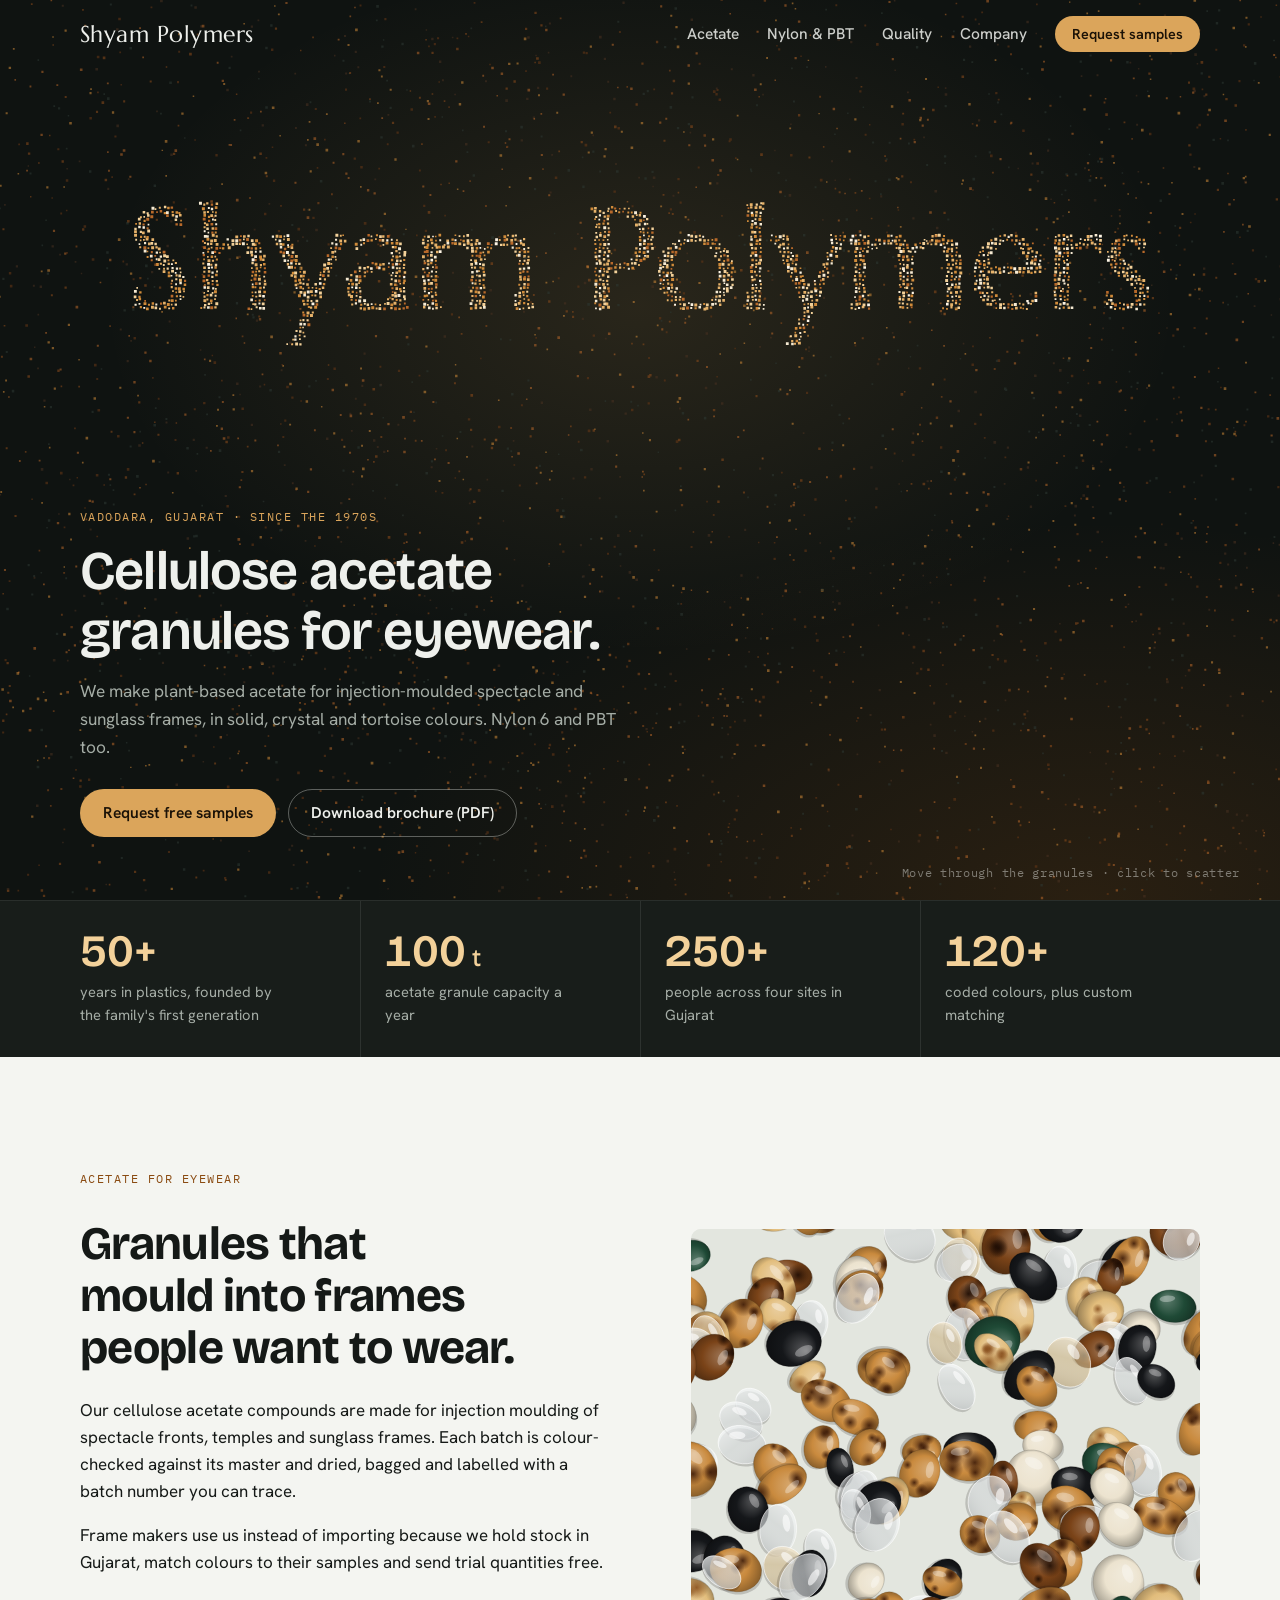
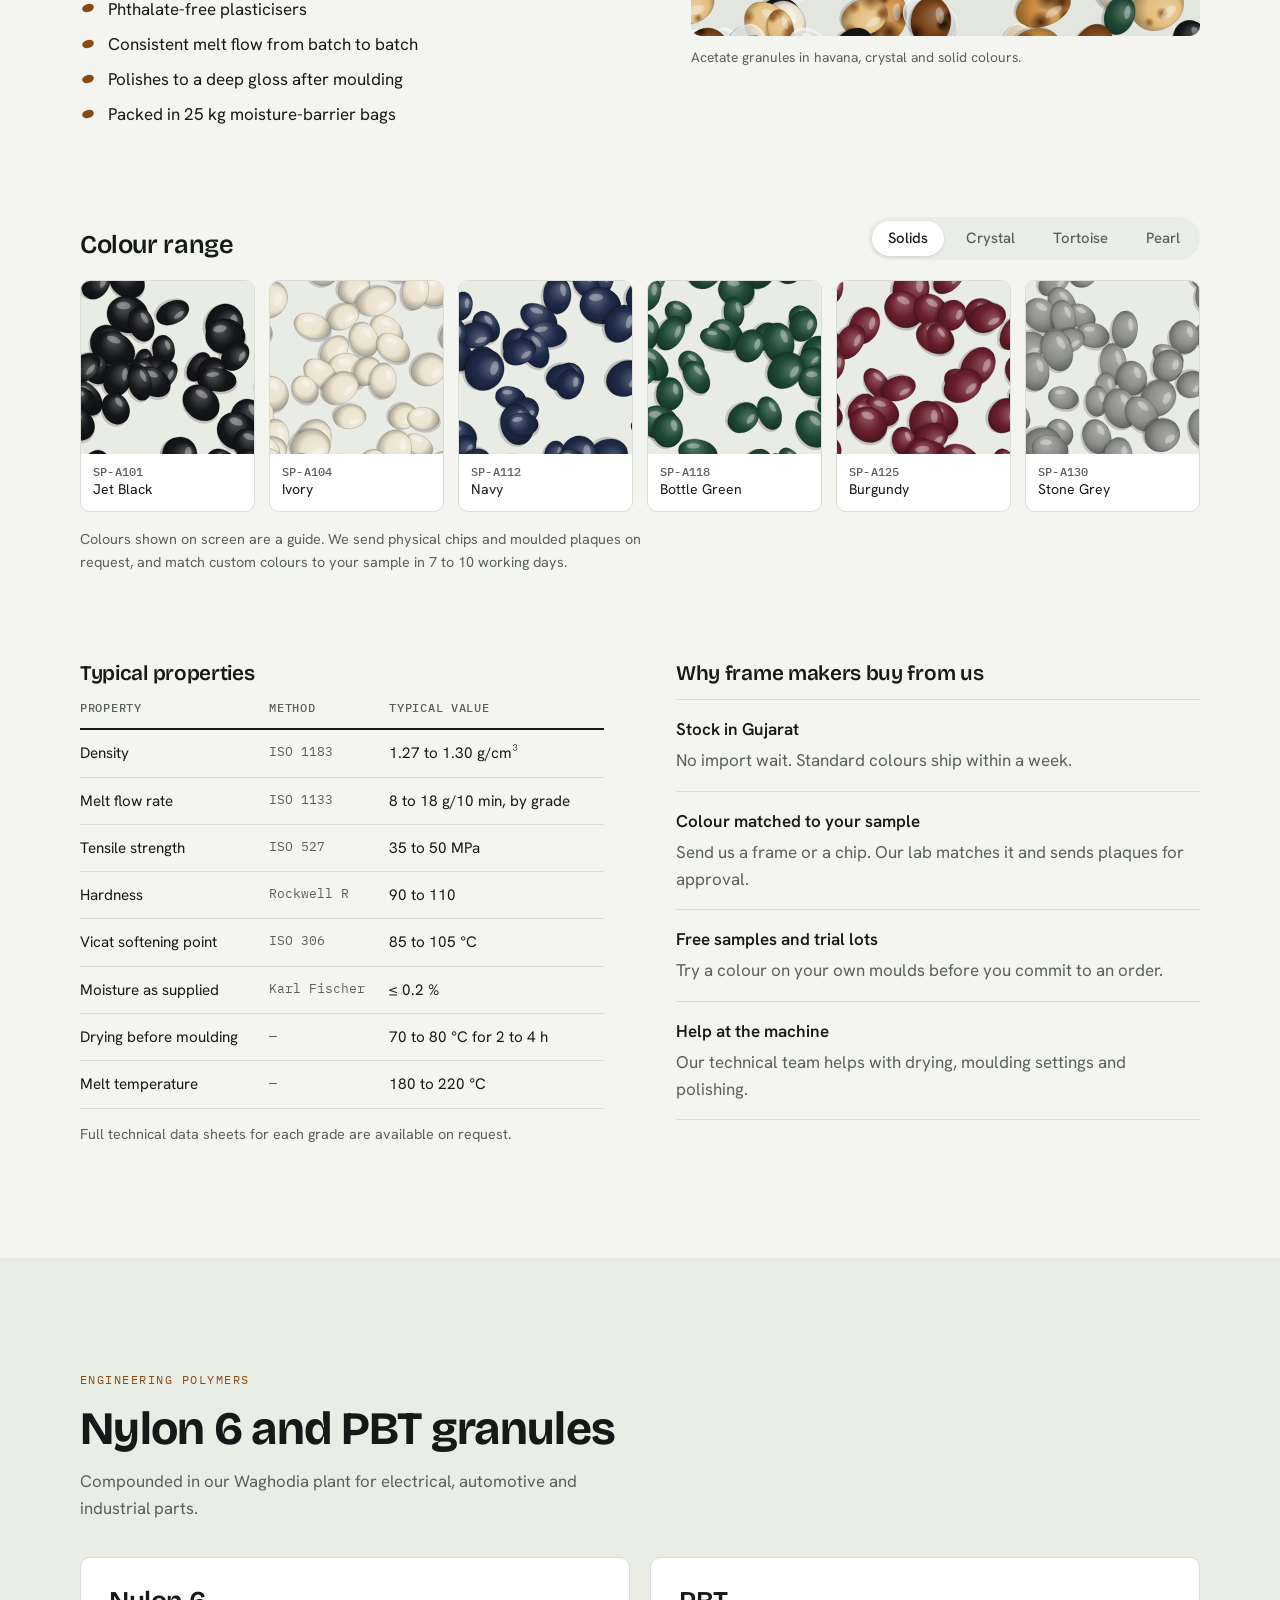
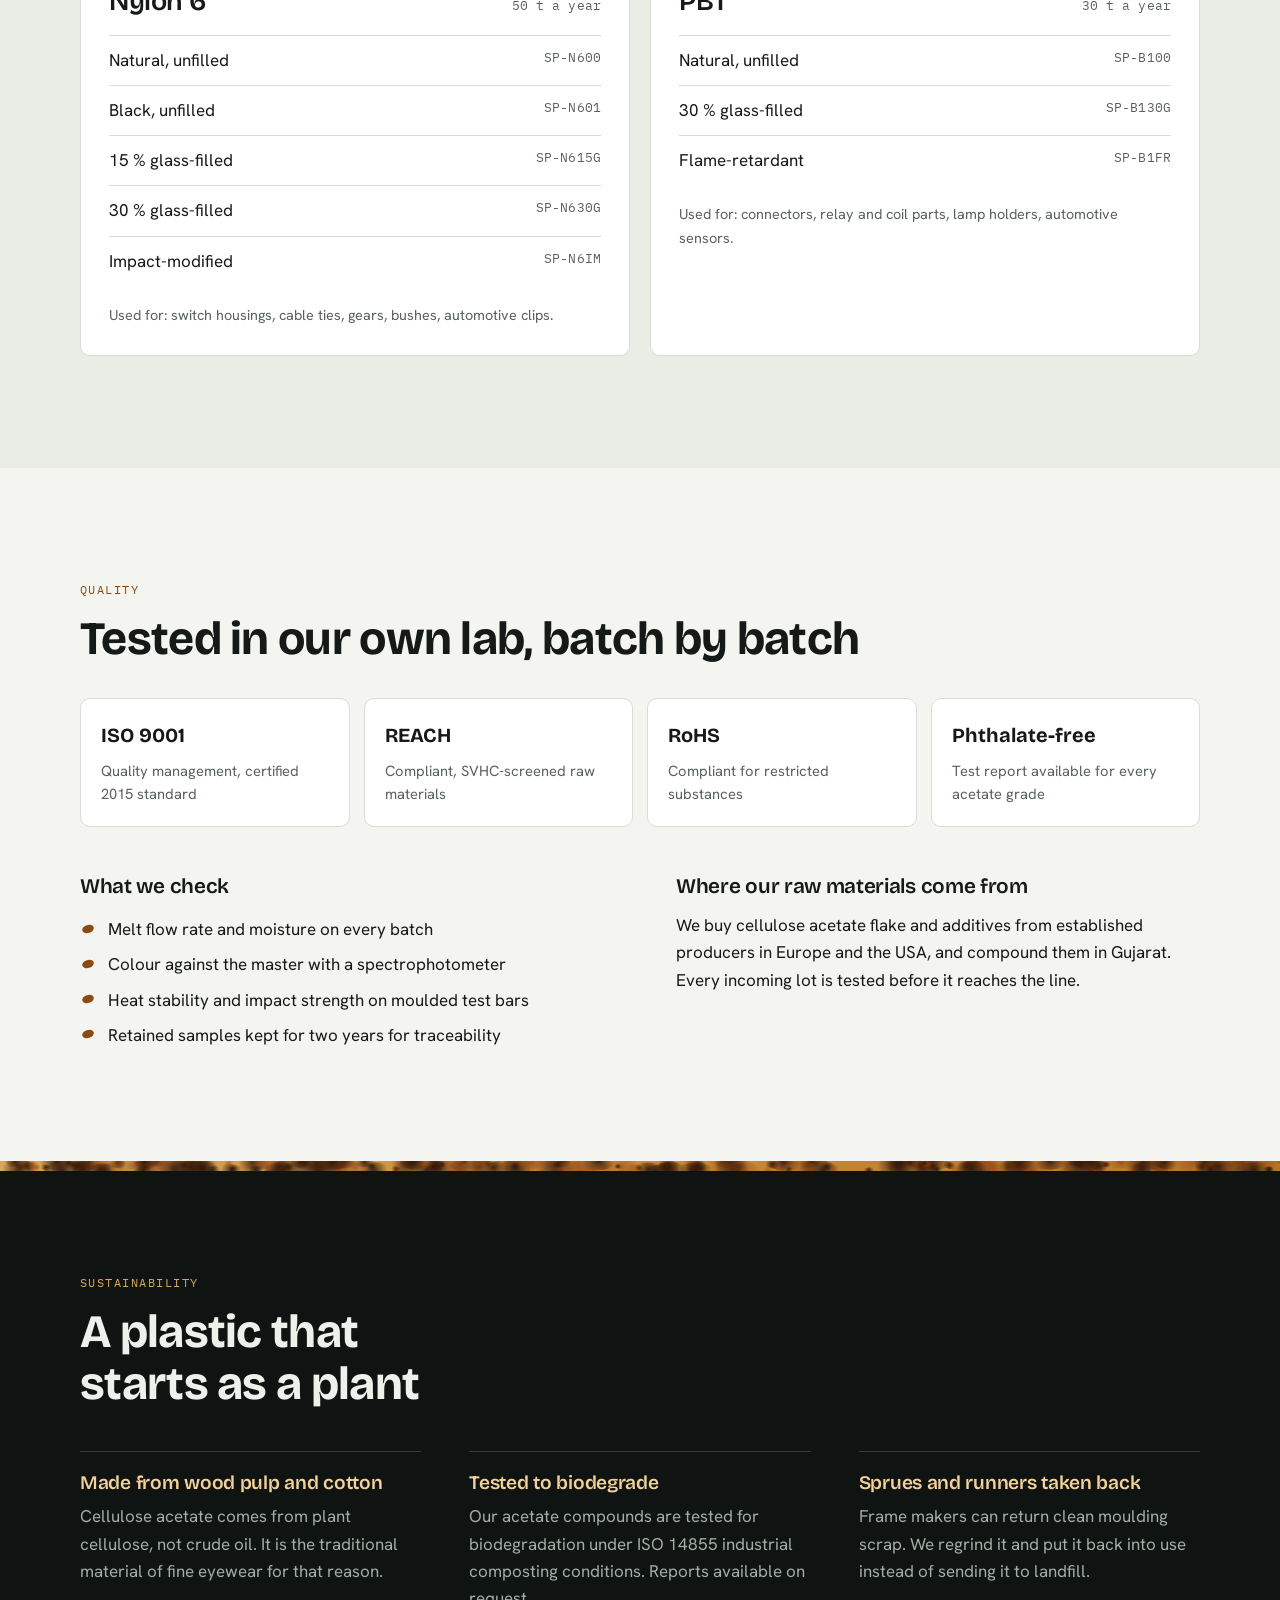
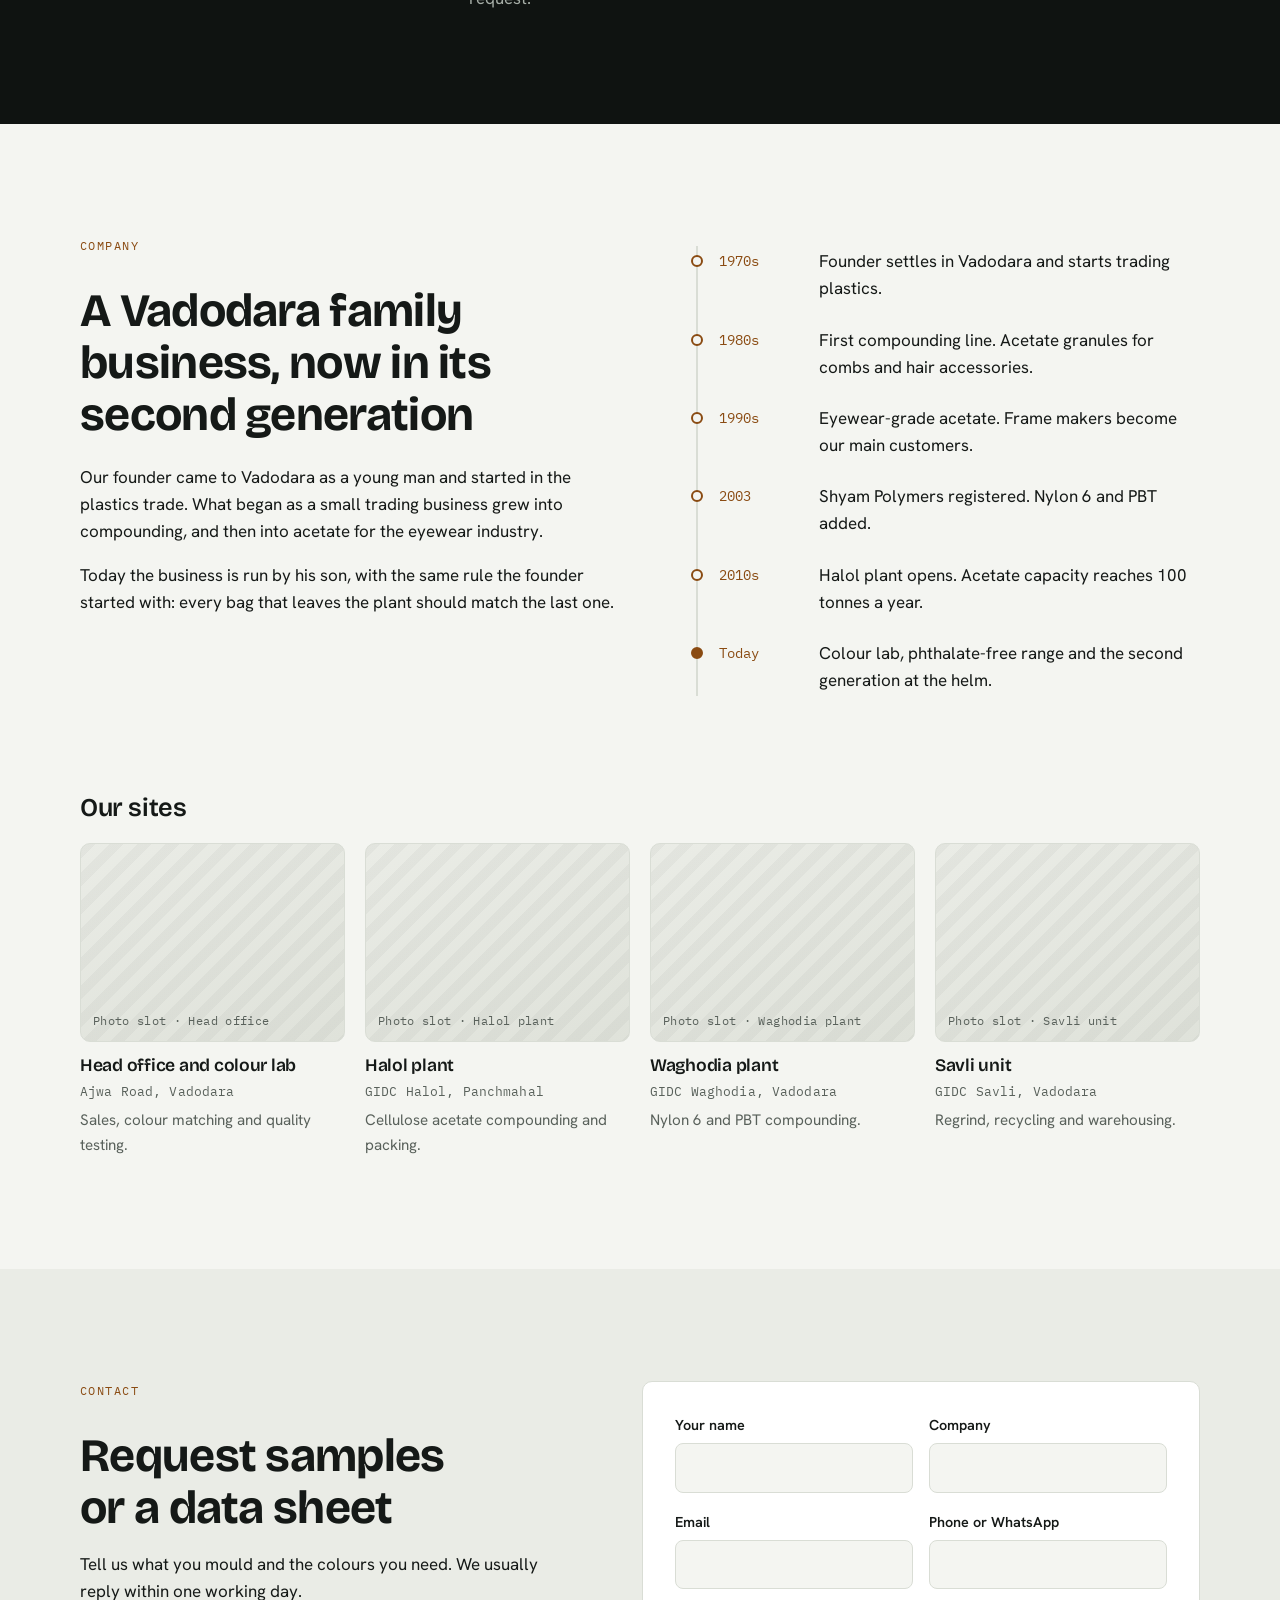
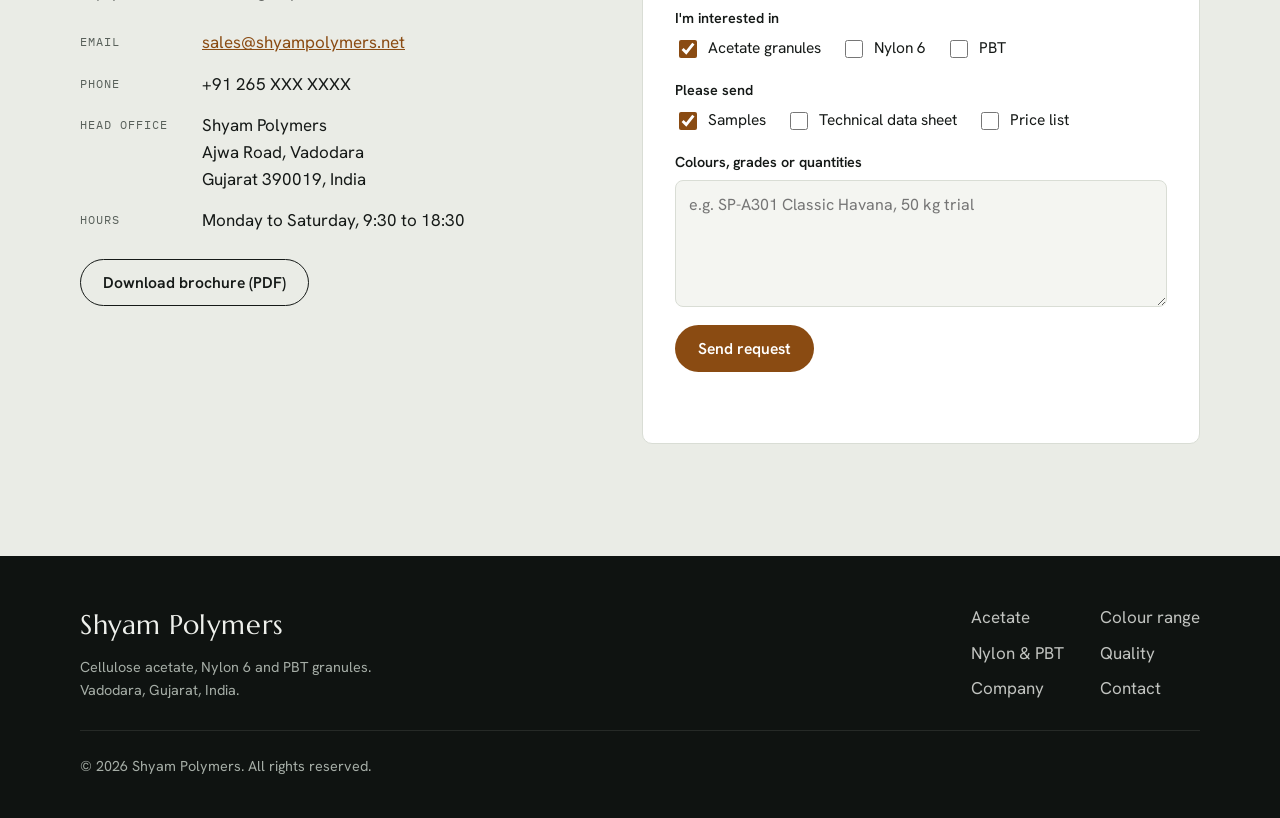
<file: index.html>
<!doctype html>
<html lang="en-IN">
<head>
  <meta charset="utf-8">
  <meta name="viewport" content="width=device-width, initial-scale=1, viewport-fit=cover">
  <title>Shyam Polymers | Cellulose Acetate Granules for Eyewear, Vadodara</title>
  <meta name="description" content="Shyam Polymers makes cellulose acetate granules for injection-moulded spectacle and sunglass frames, plus Nylon 6 and PBT granules. Family-run in Vadodara, Gujarat since the 1970s.">
  <meta name="theme-color" content="#0f1311">
  <link rel="canonical" href="https://shyampolymers.net/">
  <link rel="icon" href="favicon.svg" type="image/svg+xml">

  <meta property="og:type" content="website">
  <meta property="og:title" content="Shyam Polymers | Cellulose Acetate Granules for Eyewear">
  <meta property="og:description" content="Plant-based acetate granules for spectacle and sunglass frames. Solid, crystal and tortoise colours. Free samples.">
  <meta property="og:url" content="https://shyampolymers.net/">

  <link rel="preconnect" href="https://fonts.googleapis.com">
  <link rel="preconnect" href="https://fonts.gstatic.com" crossorigin>
  <link rel="stylesheet" href="https://fonts.googleapis.com/css2?family=Bricolage+Grotesque:opsz,wght@12..96,500;12..96,600;12..96,700&family=Hanken+Grotesk:wght@400;500;600&family=IBM+Plex+Mono:wght@400;500&family=Marcellus&display=swap">
  <link rel="stylesheet" href="css/styles.css">

  <!-- SAMPLE DATA: address, phone and email are placeholders until the company confirms them. -->
  <script type="application/ld+json">
  {
    "@context": "https://schema.org",
    "@type": "Organization",
    "name": "Shyam Polymers",
    "url": "https://shyampolymers.net/",
    "email": "sales@shyampolymers.net",
    "description": "Cellulose acetate granules for eyewear, plus Nylon 6 and PBT granules.",
    "address": {
      "@type": "PostalAddress",
      "streetAddress": "Ajwa Road",
      "addressLocality": "Vadodara",
      "addressRegion": "Gujarat",
      "postalCode": "390019",
      "addressCountry": "IN"
    }
  }
  </script>
</head>
<body>
  <a class="skip" href="#main">Skip to content</a>

  <header class="site-header" id="top">
    <div class="container header-row">
      <a class="wordmark" href="#top" aria-label="Shyam Polymers, back to top">Shyam Polymers</a>
      <button class="nav-toggle" type="button" aria-expanded="false" aria-controls="site-nav">
        <span class="sr-only">Menu</span><span class="bars" aria-hidden="true"></span>
      </button>
      <nav class="site-nav" id="site-nav" aria-label="Main">
        <a href="#acetate">Acetate</a>
        <a href="#polymers">Nylon &amp; PBT</a>
        <a href="#quality">Quality</a>
        <a href="#company">Company</a>
        <a href="#contact" class="btn btn-small">Request samples</a>
      </nav>
    </div>
  </header>

  <main id="main">
    <!-- HERO: granules gather into the wordmark, then into a spectacle frame. Engine: js/particles.js -->
    <section class="hero" aria-labelledby="hero-title">
      <canvas id="hero-canvas" role="img" aria-label="Shyam Polymers, drawn in acetate granules"></canvas>
      <div class="container hero-copy">
        <p class="eyebrow">Vadodara, Gujarat · Since the 1970s</p>
        <h1 id="hero-title">Cellulose acetate granules for eyewear.</h1>
        <p class="hero-lede">We make plant-based acetate for injection-moulded spectacle and sunglass frames, in solid, crystal and tortoise colours. Nylon 6 and PBT too.</p>
        <div class="hero-actions">
          <a class="btn" href="#contact">Request free samples</a>
          <a class="btn btn-ghost" href="downloads/shyam-polymers-brochure.pdf" download>Download brochure (PDF)</a>
        </div>
      </div>
      <p class="hero-hint" aria-hidden="true">Move through the granules · click to scatter</p>
    </section>

    <!-- SAMPLE NUMBERS: confirm before launch -->
    <section class="facts" aria-label="Shyam Polymers in numbers">
      <div class="container facts-row">
        <div class="fact"><span class="fact-num">50+</span><span class="fact-label">years in plastics, founded by the family's first generation</span></div>
        <div class="fact"><span class="fact-num">100<small> t</small></span><span class="fact-label">acetate granule capacity a year</span></div>
        <div class="fact"><span class="fact-num">250+</span><span class="fact-label">people across four sites in Gujarat</span></div>
        <div class="fact"><span class="fact-num">120+</span><span class="fact-label">coded colours, plus custom matching</span></div>
      </div>
    </section>

    <!-- ACETATE -->
    <section class="section" id="acetate" aria-labelledby="acetate-title">
      <div class="container">
        <div class="split">
          <div class="split-text">
            <p class="kicker">Acetate for eyewear</p>
            <h2 id="acetate-title">Granules that mould into frames people want to wear.</h2>
            <p>Our cellulose acetate compounds are made for injection moulding of spectacle fronts, temples and sunglass frames. Each batch is colour-checked against its master and dried, bagged and labelled with a batch number you can trace.</p>
            <p>Frame makers use us instead of importing because we hold stock in Gujarat, match colours to their samples and send trial quantities free.</p>
            <ul class="ticks">
              <li>Phthalate-free plasticisers</li>
              <li>Consistent melt flow from batch to batch</li>
              <li>Polishes to a deep gloss after moulding</li>
              <li>Packed in 25 kg moisture-barrier bags</li>
            </ul>
          </div>
          <figure class="split-media">
            <canvas class="granule-field" data-mix="all" aria-hidden="true"></canvas>
            <figcaption>Acetate granules in havana, crystal and solid colours.</figcaption>
          </figure>
        </div>

        <div class="range" id="colours">
          <div class="range-head">
            <h3>Colour range</h3>
            <div class="tabs" role="tablist" aria-label="Colour families">
              <button type="button" role="tab" id="tab-solid" aria-controls="panel-solid" aria-selected="true">Solids</button>
              <button type="button" role="tab" id="tab-crystal" aria-controls="panel-crystal" aria-selected="false" tabindex="-1">Crystal</button>
              <button type="button" role="tab" id="tab-tortoise" aria-controls="panel-tortoise" aria-selected="false" tabindex="-1">Tortoise</button>
              <button type="button" role="tab" id="tab-pearl" aria-controls="panel-pearl" aria-selected="false" tabindex="-1">Pearl</button>
            </div>
          </div>

          <!-- SAMPLE COLOUR CODES: replace with the company's real codes -->
          <div class="swatches" role="tabpanel" id="panel-solid" aria-labelledby="tab-solid">
            <figure class="swatch"><canvas data-kind="solid" data-base="#15171a"></canvas><figcaption><b>SP-A101</b> Jet Black</figcaption></figure>
            <figure class="swatch"><canvas data-kind="solid" data-base="#ece3cf"></canvas><figcaption><b>SP-A104</b> Ivory</figcaption></figure>
            <figure class="swatch"><canvas data-kind="solid" data-base="#1f2b4a"></canvas><figcaption><b>SP-A112</b> Navy</figcaption></figure>
            <figure class="swatch"><canvas data-kind="solid" data-base="#1f4a36"></canvas><figcaption><b>SP-A118</b> Bottle Green</figcaption></figure>
            <figure class="swatch"><canvas data-kind="solid" data-base="#6a1f2b"></canvas><figcaption><b>SP-A125</b> Burgundy</figcaption></figure>
            <figure class="swatch"><canvas data-kind="solid" data-base="#8d8f8a"></canvas><figcaption><b>SP-A130</b> Stone Grey</figcaption></figure>
          </div>
          <div class="swatches" role="tabpanel" id="panel-crystal" aria-labelledby="tab-crystal" hidden>
            <figure class="swatch"><canvas data-kind="crystal" data-base="#e9eef0"></canvas><figcaption><b>SP-A201</b> Clear Crystal</figcaption></figure>
            <figure class="swatch"><canvas data-kind="crystal" data-base="#6d6a66"></canvas><figcaption><b>SP-A207</b> Smoke</figcaption></figure>
            <figure class="swatch"><canvas data-kind="crystal" data-base="#e4c893"></canvas><figcaption><b>SP-A212</b> Champagne</figcaption></figure>
            <figure class="swatch"><canvas data-kind="crystal" data-base="#e7aeb0"></canvas><figcaption><b>SP-A218</b> Rose</figcaption></figure>
            <figure class="swatch"><canvas data-kind="crystal" data-base="#9aa36a"></canvas><figcaption><b>SP-A224</b> Olive Crystal</figcaption></figure>
            <figure class="swatch"><canvas data-kind="crystal" data-base="#8fb3d6"></canvas><figcaption><b>SP-A230</b> Blue Crystal</figcaption></figure>
          </div>
          <div class="swatches" role="tabpanel" id="panel-tortoise" aria-labelledby="tab-tortoise" hidden>
            <figure class="swatch"><canvas data-kind="tortoise" data-base="#c98a3e" data-spot="#3e1c09"></canvas><figcaption><b>SP-A301</b> Classic Havana</figcaption></figure>
            <figure class="swatch"><canvas data-kind="tortoise" data-base="#7a4318" data-spot="#1e0d04"></canvas><figcaption><b>SP-A305</b> Dark Havana</figcaption></figure>
            <figure class="swatch"><canvas data-kind="tortoise" data-base="#e2bd7c" data-spot="#8a5220"></canvas><figcaption><b>SP-A309</b> Blonde Tortoise</figcaption></figure>
            <figure class="swatch"><canvas data-kind="tortoise" data-base="#d8952f" data-spot="#5a2a0c"></canvas><figcaption><b>SP-A314</b> Amber Tortoise</figcaption></figure>
            <figure class="swatch"><canvas data-kind="tortoise" data-base="#6f7a4a" data-spot="#23260f"></canvas><figcaption><b>SP-A318</b> Green Havana</figcaption></figure>
            <figure class="swatch"><canvas data-kind="tortoise" data-base="#9b968c" data-spot="#2e2b27"></canvas><figcaption><b>SP-A322</b> Grey Tortoise</figcaption></figure>
          </div>
          <div class="swatches" role="tabpanel" id="panel-pearl" aria-labelledby="tab-pearl" hidden>
            <figure class="swatch"><canvas data-kind="pearl" data-base="#efe9df"></canvas><figcaption><b>SP-A401</b> Pearl White</figcaption></figure>
            <figure class="swatch"><canvas data-kind="pearl" data-base="#c9a660"></canvas><figcaption><b>SP-A405</b> Gold Pearl</figcaption></figure>
            <figure class="swatch"><canvas data-kind="pearl" data-base="#b9bcc0"></canvas><figcaption><b>SP-A409</b> Silver Pearl</figcaption></figure>
            <figure class="swatch"><canvas data-kind="pearl" data-base="#8f5a4a"></canvas><figcaption><b>SP-A413</b> Rose Gold</figcaption></figure>
            <figure class="swatch"><canvas data-kind="pearl" data-base="#3d4a5c"></canvas><figcaption><b>SP-A417</b> Gunmetal</figcaption></figure>
            <figure class="swatch"><canvas data-kind="pearl" data-base="#5a3e6b"></canvas><figcaption><b>SP-A421</b> Plum Pearl</figcaption></figure>
          </div>
          <p class="range-note">Colours shown on screen are a guide. We send physical chips and moulded plaques on request, and match custom colours to your sample in 7 to 10 working days.</p>
        </div>

        <div class="two-col">
          <div>
            <h3>Typical properties</h3>
            <!-- SAMPLE VALUES: replace with figures from the company's technical data sheet -->
            <div class="table-wrap">
              <table class="props">
                <thead><tr><th scope="col">Property</th><th scope="col">Method</th><th scope="col">Typical value</th></tr></thead>
                <tbody>
                  <tr><td>Density</td><td>ISO 1183</td><td>1.27 to 1.30 g/cm³</td></tr>
                  <tr><td>Melt flow rate</td><td>ISO 1133</td><td>8 to 18 g/10 min, by grade</td></tr>
                  <tr><td>Tensile strength</td><td>ISO 527</td><td>35 to 50 MPa</td></tr>
                  <tr><td>Hardness</td><td>Rockwell R</td><td>90 to 110</td></tr>
                  <tr><td>Vicat softening point</td><td>ISO 306</td><td>85 to 105 °C</td></tr>
                  <tr><td>Moisture as supplied</td><td>Karl Fischer</td><td>≤ 0.2 %</td></tr>
                  <tr><td>Drying before moulding</td><td>—</td><td>70 to 80 °C for 2 to 4 h</td></tr>
                  <tr><td>Melt temperature</td><td>—</td><td>180 to 220 °C</td></tr>
                </tbody>
              </table>
            </div>
            <p class="small">Full technical data sheets for each grade are available on request.</p>
          </div>
          <div>
            <h3>Why frame makers buy from us</h3>
            <dl class="reasons">
              <div><dt>Stock in Gujarat</dt><dd>No import wait. Standard colours ship within a week.</dd></div>
              <div><dt>Colour matched to your sample</dt><dd>Send us a frame or a chip. Our lab matches it and sends plaques for approval.</dd></div>
              <div><dt>Free samples and trial lots</dt><dd>Try a colour on your own moulds before you commit to an order.</dd></div>
              <div><dt>Help at the machine</dt><dd>Our technical team helps with drying, moulding settings and polishing.</dd></div>
            </dl>
          </div>
        </div>
      </div>
    </section>

    <!-- NYLON & PBT -->
    <section class="section section-alt" id="polymers" aria-labelledby="polymers-title">
      <div class="container">
        <p class="kicker">Engineering polymers</p>
        <h2 id="polymers-title">Nylon 6 and PBT granules</h2>
        <p class="section-lede">Compounded in our Waghodia plant for electrical, automotive and industrial parts.</p>
        <div class="cards">
          <article class="card">
            <header class="card-head">
              <h3>Nylon 6</h3>
              <span class="mono">50 t a year</span>
            </header>
            <ul class="grades">
              <li><span>Natural, unfilled</span><span class="mono">SP-N600</span></li>
              <li><span>Black, unfilled</span><span class="mono">SP-N601</span></li>
              <li><span>15 % glass-filled</span><span class="mono">SP-N615G</span></li>
              <li><span>30 % glass-filled</span><span class="mono">SP-N630G</span></li>
              <li><span>Impact-modified</span><span class="mono">SP-N6IM</span></li>
            </ul>
            <p class="small">Used for: switch housings, cable ties, gears, bushes, automotive clips.</p>
          </article>
          <article class="card">
            <header class="card-head">
              <h3>PBT</h3>
              <span class="mono">30 t a year</span>
            </header>
            <ul class="grades">
              <li><span>Natural, unfilled</span><span class="mono">SP-B100</span></li>
              <li><span>30 % glass-filled</span><span class="mono">SP-B130G</span></li>
              <li><span>Flame-retardant</span><span class="mono">SP-B1FR</span></li>
            </ul>
            <p class="small">Used for: connectors, relay and coil parts, lamp holders, automotive sensors.</p>
          </article>
        </div>
      </div>
    </section>

    <!-- QUALITY & SUSTAINABILITY (SAMPLE CERTIFICATES: confirm before launch) -->
    <section class="section" id="quality" aria-labelledby="quality-title">
      <div class="container">
        <p class="kicker">Quality</p>
        <h2 id="quality-title">Tested in our own lab, batch by batch</h2>
        <div class="certs">
          <div class="cert"><span class="cert-mark">ISO 9001</span><span>Quality management, certified 2015 standard</span></div>
          <div class="cert"><span class="cert-mark">REACH</span><span>Compliant, SVHC-screened raw materials</span></div>
          <div class="cert"><span class="cert-mark">RoHS</span><span>Compliant for restricted substances</span></div>
          <div class="cert"><span class="cert-mark">Phthalate-free</span><span>Test report available for every acetate grade</span></div>
        </div>
        <div class="two-col">
          <div>
            <h3>What we check</h3>
            <ul class="ticks">
              <li>Melt flow rate and moisture on every batch</li>
              <li>Colour against the master with a spectrophotometer</li>
              <li>Heat stability and impact strength on moulded test bars</li>
              <li>Retained samples kept for two years for traceability</li>
            </ul>
          </div>
          <div>
            <h3>Where our raw materials come from</h3>
            <p>We buy cellulose acetate flake and additives from established producers in Europe and the USA, and compound them in Gujarat. Every incoming lot is tested before it reaches the line.</p>
          </div>
        </div>
      </div>
    </section>

    <section class="section section-dark" id="sustainability" aria-labelledby="sustain-title">
      <canvas class="havana-band" aria-hidden="true"></canvas>
      <div class="container">
        <p class="kicker">Sustainability</p>
        <h2 id="sustain-title">A plastic that starts as a plant</h2>
        <div class="pillars">
          <div class="pillar">
            <h3>Made from wood pulp and cotton</h3>
            <p>Cellulose acetate comes from plant cellulose, not crude oil. It is the traditional material of fine eyewear for that reason.</p>
          </div>
          <div class="pillar">
            <h3>Tested to biodegrade</h3>
            <p>Our acetate compounds are tested for biodegradation under ISO 14855 industrial composting conditions. Reports available on request.</p>
          </div>
          <div class="pillar">
            <h3>Sprues and runners taken back</h3>
            <p>Frame makers can return clean moulding scrap. We regrind it and put it back into use instead of sending it to landfill.</p>
          </div>
        </div>
      </div>
    </section>

    <!-- COMPANY (SAMPLE TIMELINE AND SITES: replace with real history) -->
    <section class="section" id="company" aria-labelledby="company-title">
      <div class="container">
        <div class="split split-top">
          <div class="split-text">
            <p class="kicker">Company</p>
            <h2 id="company-title">A Vadodara family business, now in its second generation</h2>
            <p>Our founder came to Vadodara as a young man and started in the plastics trade. What began as a small trading business grew into compounding, and then into acetate for the eyewear industry.</p>
            <p>Today the business is run by his son, with the same rule the founder started with: every bag that leaves the plant should match the last one.</p>
          </div>
          <ol class="timeline">
            <li><span class="t-year">1970s</span><span class="t-text">Founder settles in Vadodara and starts trading plastics.</span></li>
            <li><span class="t-year">1980s</span><span class="t-text">First compounding line. Acetate granules for combs and hair accessories.</span></li>
            <li><span class="t-year">1990s</span><span class="t-text">Eyewear-grade acetate. Frame makers become our main customers.</span></li>
            <li><span class="t-year">2003</span><span class="t-text">Shyam Polymers registered. Nylon 6 and PBT added.</span></li>
            <li><span class="t-year">2010s</span><span class="t-text">Halol plant opens. Acetate capacity reaches 100 tonnes a year.</span></li>
            <li><span class="t-year">Today</span><span class="t-text">Colour lab, phthalate-free range and the second generation at the helm.</span></li>
          </ol>
        </div>

        <h3 class="sites-title">Our sites</h3>
        <div class="sites">
          <article class="site">
            <div class="site-photo" data-label="Photo slot · Head office"></div>
            <h4>Head office and colour lab</h4>
            <p class="mono">Ajwa Road, Vadodara</p>
            <p>Sales, colour matching and quality testing.</p>
          </article>
          <article class="site">
            <div class="site-photo" data-label="Photo slot · Halol plant"></div>
            <h4>Halol plant</h4>
            <p class="mono">GIDC Halol, Panchmahal</p>
            <p>Cellulose acetate compounding and packing.</p>
          </article>
          <article class="site">
            <div class="site-photo" data-label="Photo slot · Waghodia plant"></div>
            <h4>Waghodia plant</h4>
            <p class="mono">GIDC Waghodia, Vadodara</p>
            <p>Nylon 6 and PBT compounding.</p>
          </article>
          <article class="site">
            <div class="site-photo" data-label="Photo slot · Savli unit"></div>
            <h4>Savli unit</h4>
            <p class="mono">GIDC Savli, Vadodara</p>
            <p>Regrind, recycling and warehousing.</p>
          </article>
        </div>
      </div>
    </section>

    <!-- CONTACT -->
    <section class="section section-alt" id="contact" aria-labelledby="contact-title">
      <div class="container contact-grid">
        <div>
          <p class="kicker">Contact</p>
          <h2 id="contact-title">Request samples or a data sheet</h2>
          <p>Tell us what you mould and the colours you need. We usually reply within one working day.</p>
          <!-- SAMPLE CONTACT DETAILS: replace the phone number and confirm the address -->
          <dl class="contact-list">
            <div><dt>Email</dt><dd><a href="mailto:sales@shyampolymers.net">sales@shyampolymers.net</a></dd></div>
            <div><dt>Phone</dt><dd>+91 265 XXX XXXX</dd></div>
            <div><dt>Head office</dt><dd>Shyam Polymers<br>Ajwa Road, Vadodara<br>Gujarat 390019, India</dd></div>
            <div><dt>Hours</dt><dd>Monday to Saturday, 9:30 to 18:30</dd></div>
          </dl>
          <a class="btn btn-ghost-dark" href="downloads/shyam-polymers-brochure.pdf" download>Download brochure (PDF)</a>
        </div>

        <!-- To receive enquiries by email without a mail app, set data-endpoint to a form service URL (see README). -->
        <form class="enquiry" id="enquiry" data-endpoint="" data-mailto="sales@shyampolymers.net" novalidate>
          <div class="field-row">
            <div class="field"><label for="f-name">Your name</label><input id="f-name" name="name" type="text" autocomplete="name" required></div>
            <div class="field"><label for="f-company">Company</label><input id="f-company" name="company" type="text" autocomplete="organization" required></div>
          </div>
          <div class="field-row">
            <div class="field"><label for="f-email">Email</label><input id="f-email" name="email" type="email" autocomplete="email" required></div>
            <div class="field"><label for="f-phone">Phone or WhatsApp</label><input id="f-phone" name="phone" type="tel" autocomplete="tel"></div>
          </div>
          <fieldset class="field">
            <legend>I'm interested in</legend>
            <div class="checks">
              <label><input type="checkbox" name="interest" value="Acetate granules" checked> Acetate granules</label>
              <label><input type="checkbox" name="interest" value="Nylon 6"> Nylon 6</label>
              <label><input type="checkbox" name="interest" value="PBT"> PBT</label>
            </div>
          </fieldset>
          <fieldset class="field">
            <legend>Please send</legend>
            <div class="checks">
              <label><input type="checkbox" name="send" value="Samples" checked> Samples</label>
              <label><input type="checkbox" name="send" value="Technical data sheet"> Technical data sheet</label>
              <label><input type="checkbox" name="send" value="Price list"> Price list</label>
            </div>
          </fieldset>
          <div class="field"><label for="f-msg">Colours, grades or quantities</label><textarea id="f-msg" name="message" rows="4" placeholder="e.g. SP-A301 Classic Havana, 50 kg trial"></textarea></div>
          <button class="btn" type="submit">Send request</button>
          <p class="form-status" id="form-status" role="status" aria-live="polite"></p>
        </form>
      </div>
    </section>
  </main>

  <footer class="site-footer">
    <div class="container footer-row">
      <div>
        <p class="wordmark wordmark-footer">Shyam Polymers</p>
        <p class="small">Cellulose acetate, Nylon 6 and PBT granules.<br>Vadodara, Gujarat, India.</p>
      </div>
      <nav class="footer-nav" aria-label="Footer">
        <a href="#acetate">Acetate</a>
        <a href="#colours">Colour range</a>
        <a href="#polymers">Nylon &amp; PBT</a>
        <a href="#quality">Quality</a>
        <a href="#company">Company</a>
        <a href="#contact">Contact</a>
      </nav>
      <p class="small footer-legal">© <span id="year">2026</span> Shyam Polymers. All rights reserved.</p>
    </div>
  </footer>

  <script src="js/granules.js"></script>
  <script src="js/particles.js"></script>
  <script src="js/main.js"></script>
</body>
</html>
</file>
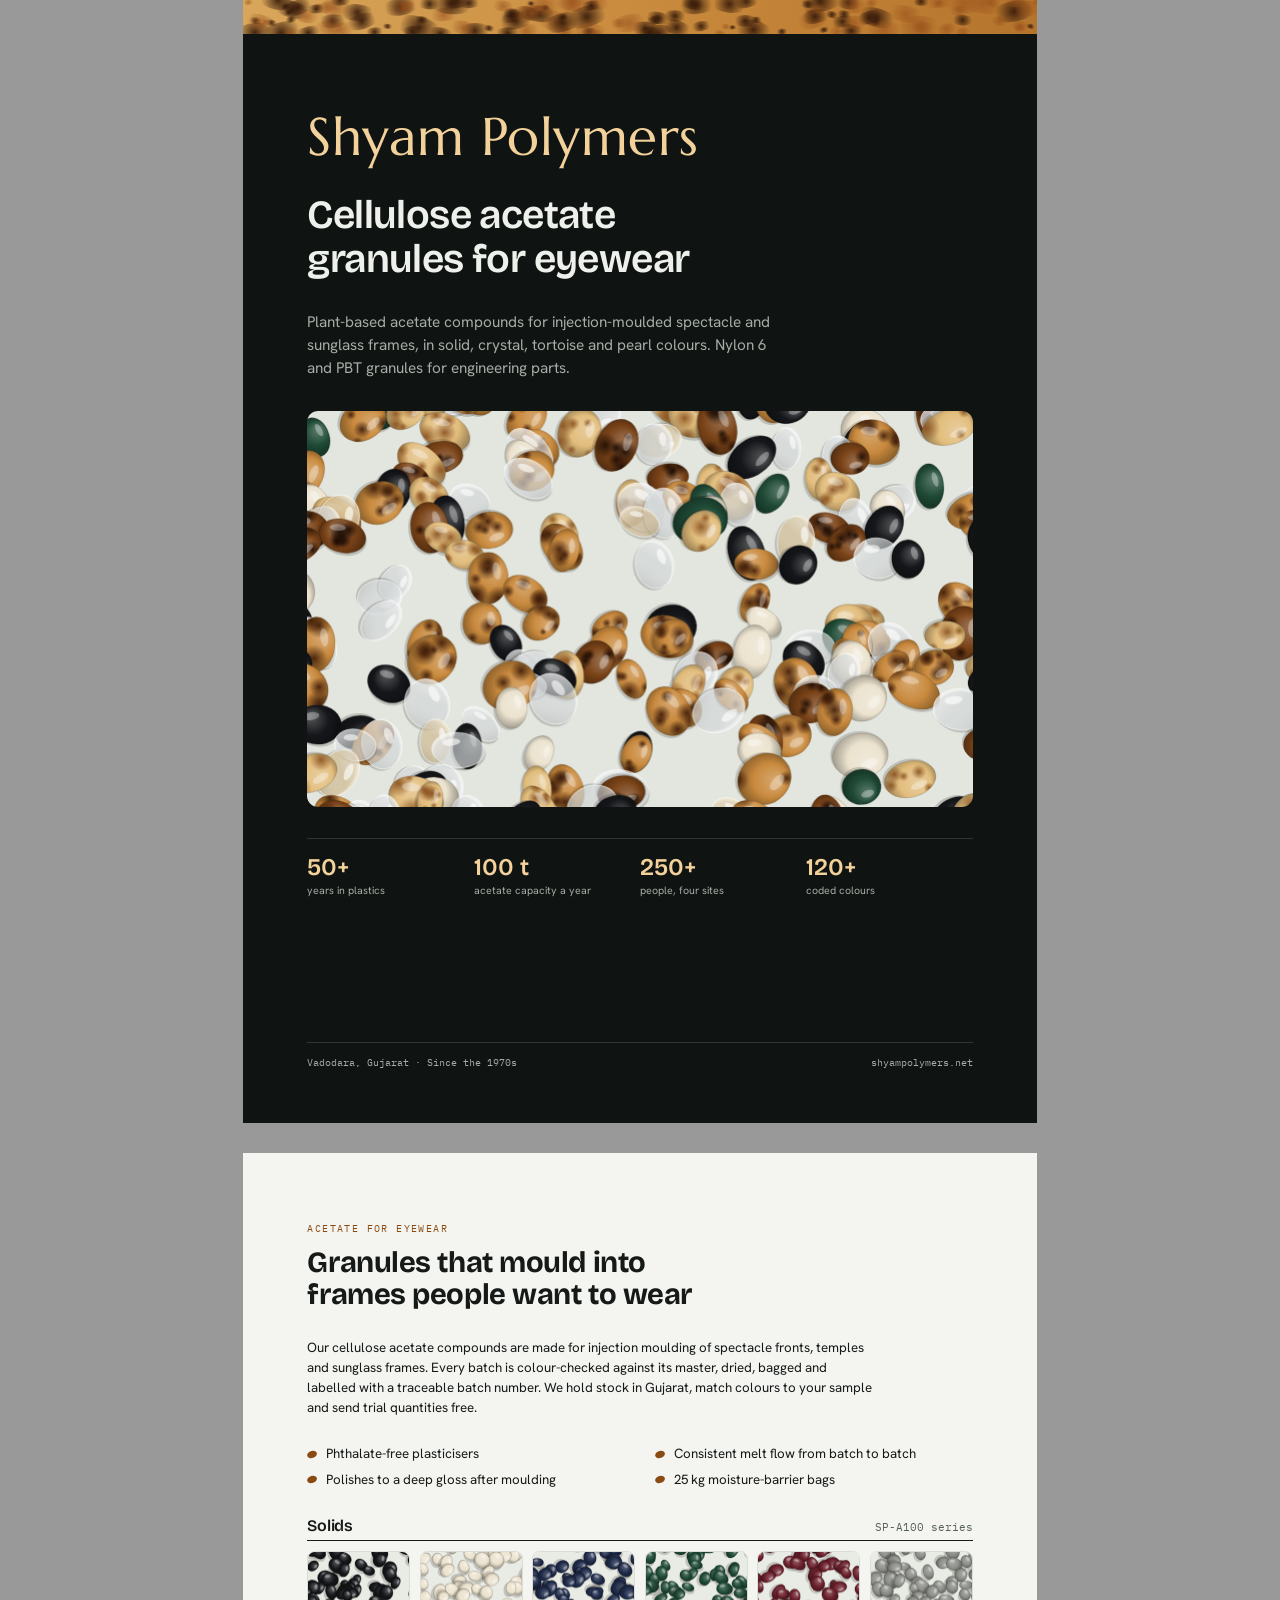
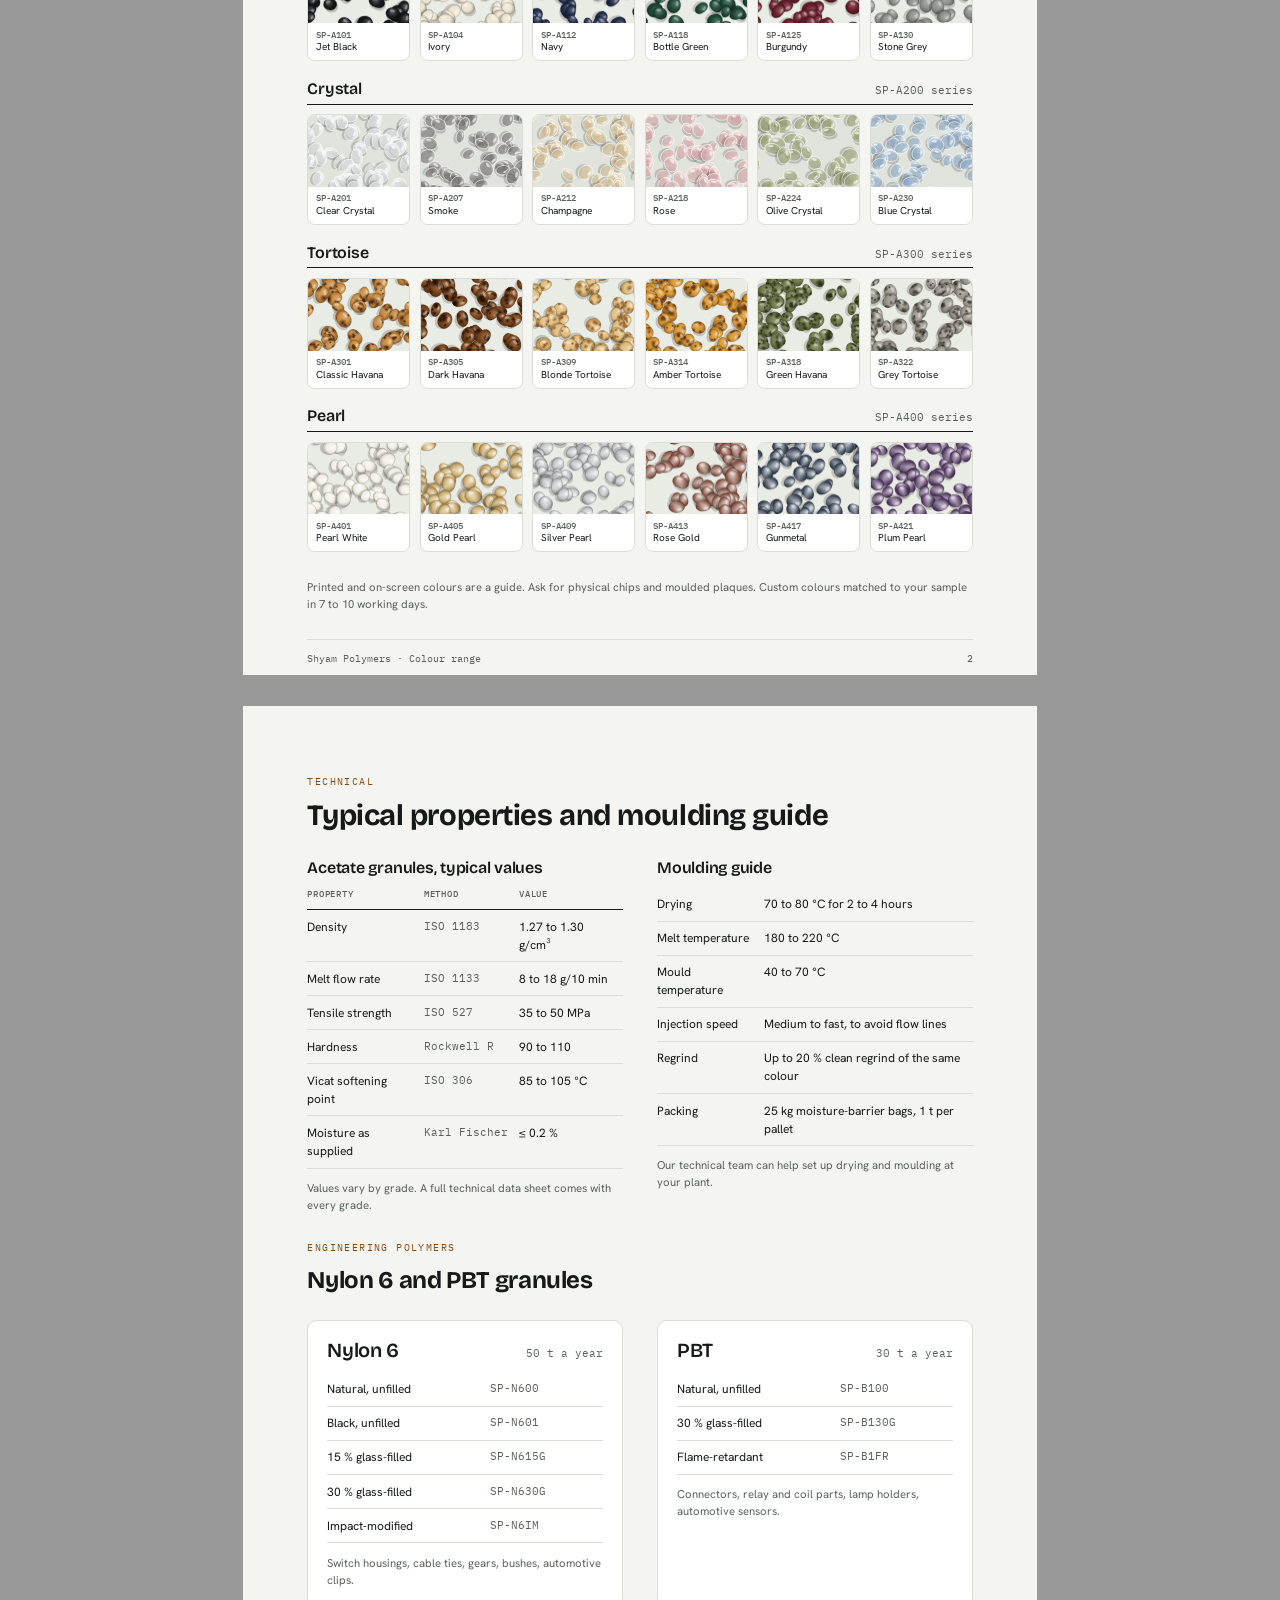
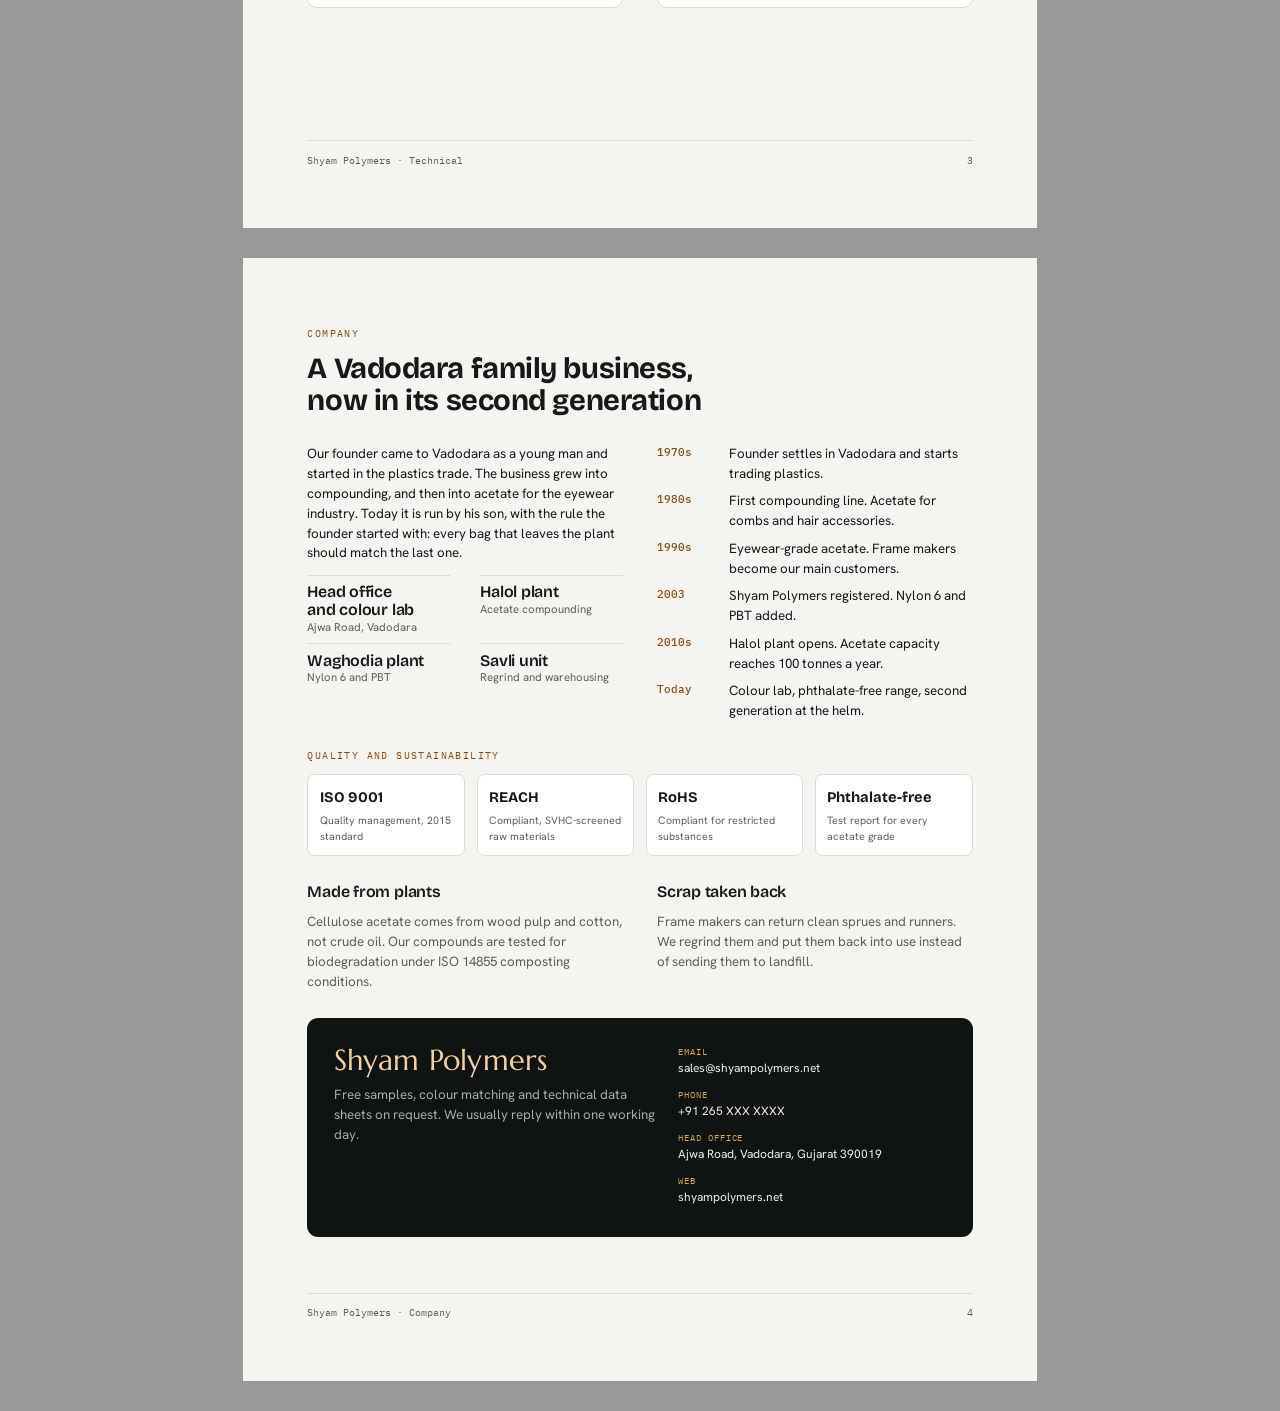
<file: brochure/brochure.html>
<!doctype html>
<html lang="en-IN">
<head>
<meta charset="utf-8">
<title>Shyam Polymers Brochure</title>
<!-- Source for downloads/shyam-polymers-brochure.pdf. SAMPLE CONTENT: see README before sharing. -->
<link rel="stylesheet" href="https://fonts.googleapis.com/css2?family=Bricolage+Grotesque:opsz,wght@12..96,500;12..96,600;12..96,700&family=Hanken+Grotesk:wght@400;500;600&family=IBM+Plex+Mono:wght@400;500&family=Marcellus&display=swap">
<style>
  :root {
    --ink: #0f1311; --paper: #f4f5f1; --paper-2: #eaece6; --fg: #151917; --muted: #59615b; --line: #d9ddd5;
    --havana: #8a4b12; --amber: #dba55b; --honey: #f3d19a; --on-dark: #eef0ec; --on-dark-muted: #a5ada6;
    --font-mark: "Marcellus", Georgia, serif;
    --font-display: "Bricolage Grotesque", "Segoe UI", sans-serif;
    --font-body: "Hanken Grotesk", "Segoe UI", sans-serif;
    --font-mono: "IBM Plex Mono", Consolas, monospace;
  }
  @page { size: A4; margin: 0; }
  * { box-sizing: border-box; }
  html, body { margin: 0; background: #999; }
  body { font-family: var(--font-body); color: var(--fg); font-size: 10pt; line-height: 1.5; -webkit-print-color-adjust: exact; print-color-adjust: exact; }
  .page { width: 210mm; height: 297mm; margin: 0 auto 8mm; background: var(--paper); position: relative; overflow: hidden; padding: 18mm 17mm 16mm; display: flex; flex-direction: column; gap: 7mm; page-break-after: always; break-after: page; }
  .page:last-child { page-break-after: auto; break-after: auto; }
  @media print { html, body { background: none; } .page { margin: 0; } }
  h1, h2, h3 { font-family: var(--font-display); margin: 0; line-height: 1.1; letter-spacing: -0.015em; text-wrap: balance; }
  h2 { font-size: 22pt; font-weight: 700; }
  h3 { font-size: 12pt; font-weight: 600; }
  p { margin: 0; }
  .kicker { font-family: var(--font-mono); font-size: 7.5pt; letter-spacing: 0.14em; text-transform: uppercase; color: var(--havana); margin-bottom: 3mm; }
  .muted { color: var(--muted); }
  .small { font-size: 8.5pt; color: var(--muted); }
  .mono { font-family: var(--font-mono); font-size: 8pt; color: var(--muted); }
  .foot { margin-top: auto; display: flex; justify-content: space-between; font-family: var(--font-mono); font-size: 7.5pt; color: var(--muted); border-top: 1px solid var(--line); padding-top: 3mm; }

  /* Cover */
  .cover { background: var(--ink); color: var(--on-dark); padding: 0; gap: 0; }
  .cover .band { display: block; width: 100%; height: 9mm; }
  .cover-body { padding: 20mm 17mm 0; display: flex; flex-direction: column; gap: 8mm; flex: 1; }
  .mark { font-family: var(--font-mark); font-size: 40pt; color: var(--honey); letter-spacing: 0.01em; line-height: 1; }
  .cover h1 { font-size: 30pt; font-weight: 600; max-width: 15ch; }
  .cover .lede { color: var(--on-dark-muted); font-size: 11.5pt; max-width: 52ch; }
  .cover .field { display: block; width: 100%; height: 105mm; border-radius: 3mm; }
  .cover-facts { display: grid; grid-template-columns: repeat(4, 1fr); border-top: 1px solid rgba(238,240,236,0.15); }
  .cover-facts div { padding: 4mm 3mm 0 0; }
  .cover-facts b { display: block; font-family: var(--font-display); font-size: 18pt; color: var(--honey); font-weight: 600; line-height: 1.1; }
  .cover-facts span { font-size: 8pt; color: var(--on-dark-muted); }
  .cover .foot { color: var(--on-dark-muted); border-top-color: rgba(238,240,236,0.15); margin: auto 17mm 14mm; }

  /* Colour range */
  .ticks { list-style: none; padding: 0; margin: 0; display: grid; grid-template-columns: 1fr 1fr; gap: 1.5mm 8mm; }
  .ticks li { position: relative; padding-left: 5mm; }
  .ticks li::before { content: ""; position: absolute; left: 0; top: 1.6mm; width: 2.6mm; height: 1.8mm; border-radius: 50%; background: var(--havana); transform: rotate(-18deg); }
  .family { display: grid; gap: 2.5mm; }
  .family-head { display: flex; justify-content: space-between; align-items: baseline; border-bottom: 1.5px solid var(--fg); padding-bottom: 1.5mm; }
  .swatches { display: grid; grid-template-columns: repeat(6, 1fr); gap: 2.5mm; }
  .swatch { margin: 0; background: #fff; border: 1px solid var(--line); border-radius: 2mm; overflow: hidden; }
  .swatch canvas { display: block; width: 100%; height: 19mm; }
  .swatch figcaption { padding: 1.4mm 2mm 1.8mm; font-size: 7.5pt; line-height: 1.3; }
  .swatch figcaption b { display: block; font-family: var(--font-mono); font-weight: 500; font-size: 6.8pt; color: var(--muted); }

  /* Tables */
  table { width: 100%; border-collapse: collapse; font-size: 9pt; }
  th { text-align: left; font-family: var(--font-mono); font-size: 7pt; font-weight: 500; letter-spacing: 0.08em; text-transform: uppercase; color: var(--muted); padding: 0 3mm 2mm 0; border-bottom: 1.5px solid var(--fg); }
  td { padding: 2mm 3mm 2mm 0; border-bottom: 1px solid var(--line); vertical-align: top; }
  td.m { font-family: var(--font-mono); font-size: 8pt; color: var(--muted); white-space: nowrap; }
  .cols { display: grid; grid-template-columns: 1fr 1fr; gap: 9mm; }
  .cols > div { display: grid; gap: 3mm; align-content: start; }
  .box { background: #fff; border: 1px solid var(--line); border-radius: 2.5mm; padding: 5mm; display: grid; gap: 3mm; align-content: start; }
  .box-head { display: flex; justify-content: space-between; align-items: baseline; }
  .box-head h3 { font-size: 15pt; }

  /* Company */
  .timeline { list-style: none; margin: 0; padding: 0; display: grid; gap: 2mm; }
  .timeline li { display: grid; grid-template-columns: 16mm 1fr; gap: 3mm; }
  .timeline b { font-family: var(--font-mono); font-weight: 500; font-size: 8.5pt; color: var(--havana); }
  .certs { display: grid; grid-template-columns: repeat(4, 1fr); gap: 3mm; }
  .cert { background: #fff; border: 1px solid var(--line); border-radius: 2mm; padding: 3mm; font-size: 8pt; color: var(--muted); display: grid; gap: 1mm; }
  .cert b { font-family: var(--font-display); font-size: 11pt; color: var(--fg); }
  .sites { display: grid; grid-template-columns: 1fr 1fr; gap: 2mm 8mm; }
  .sites div { border-top: 1px solid var(--line); padding-top: 2mm; }
  .contact { background: var(--ink); color: var(--on-dark); border-radius: 3mm; padding: 7mm; display: grid; grid-template-columns: 1.2fr 1fr; gap: 6mm; }
  .contact .mark { font-size: 22pt; }
  .contact dl { margin: 0; display: grid; gap: 2mm; font-size: 9pt; }
  .contact dt { font-family: var(--font-mono); font-size: 7pt; letter-spacing: 0.1em; text-transform: uppercase; color: var(--amber); }
  .contact dd { margin: 0 0 1mm; }
</style>
</head>
<body>

<!-- Page 1: cover -->
<section class="page cover">
  <canvas class="havana-band band"></canvas>
  <div class="cover-body">
    <div class="mark">Shyam Polymers</div>
    <h1>Cellulose acetate granules for eyewear</h1>
    <p class="lede">Plant-based acetate compounds for injection-moulded spectacle and sunglass frames, in solid, crystal, tortoise and pearl colours. Nylon 6 and PBT granules for engineering parts.</p>
    <canvas class="granule-field field"></canvas>
    <div class="cover-facts">
      <div><b>50+</b><span>years in plastics</span></div>
      <div><b>100 t</b><span>acetate capacity a year</span></div>
      <div><b>250+</b><span>people, four sites</span></div>
      <div><b>120+</b><span>coded colours</span></div>
    </div>
  </div>
  <div class="foot"><span>Vadodara, Gujarat · Since the 1970s</span><span>shyampolymers.net</span></div>
</section>

<!-- Page 2: acetate and colours -->
<section class="page">
  <div>
    <p class="kicker">Acetate for eyewear</p>
    <h2>Granules that mould into frames people want to wear</h2>
  </div>
  <p style="max-width: 150mm">Our cellulose acetate compounds are made for injection moulding of spectacle fronts, temples and sunglass frames. Every batch is colour-checked against its master, dried, bagged and labelled with a traceable batch number. We hold stock in Gujarat, match colours to your sample and send trial quantities free.</p>
  <ul class="ticks">
    <li>Phthalate-free plasticisers</li>
    <li>Consistent melt flow from batch to batch</li>
    <li>Polishes to a deep gloss after moulding</li>
    <li>25 kg moisture-barrier bags</li>
  </ul>
  <div id="families" style="display: grid; gap: 5mm;"></div>
  <p class="small">Printed and on-screen colours are a guide. Ask for physical chips and moulded plaques. Custom colours matched to your sample in 7 to 10 working days.</p>
  <div class="foot"><span>Shyam Polymers · Colour range</span><span>2</span></div>
</section>

<!-- Page 3: technical -->
<section class="page">
  <div>
    <p class="kicker">Technical</p>
    <h2>Typical properties and moulding guide</h2>
  </div>
  <div class="cols">
    <div>
      <h3>Acetate granules, typical values</h3>
      <table>
        <thead><tr><th>Property</th><th>Method</th><th>Value</th></tr></thead>
        <tbody>
          <tr><td>Density</td><td class="m">ISO 1183</td><td>1.27 to 1.30 g/cm³</td></tr>
          <tr><td>Melt flow rate</td><td class="m">ISO 1133</td><td>8 to 18 g/10 min</td></tr>
          <tr><td>Tensile strength</td><td class="m">ISO 527</td><td>35 to 50 MPa</td></tr>
          <tr><td>Hardness</td><td class="m">Rockwell R</td><td>90 to 110</td></tr>
          <tr><td>Vicat softening point</td><td class="m">ISO 306</td><td>85 to 105 °C</td></tr>
          <tr><td>Moisture as supplied</td><td class="m">Karl Fischer</td><td>≤ 0.2 %</td></tr>
        </tbody>
      </table>
      <p class="small">Values vary by grade. A full technical data sheet comes with every grade.</p>
    </div>
    <div>
      <h3>Moulding guide</h3>
      <table>
        <tbody>
          <tr><td>Drying</td><td>70 to 80 °C for 2 to 4 hours</td></tr>
          <tr><td>Melt temperature</td><td>180 to 220 °C</td></tr>
          <tr><td>Mould temperature</td><td>40 to 70 °C</td></tr>
          <tr><td>Injection speed</td><td>Medium to fast, to avoid flow lines</td></tr>
          <tr><td>Regrind</td><td>Up to 20 % clean regrind of the same colour</td></tr>
          <tr><td>Packing</td><td>25 kg moisture-barrier bags, 1 t per pallet</td></tr>
        </tbody>
      </table>
      <p class="small">Our technical team can help set up drying and moulding at your plant.</p>
    </div>
  </div>
  <div>
    <p class="kicker">Engineering polymers</p>
    <h2 style="font-size: 18pt">Nylon 6 and PBT granules</h2>
  </div>
  <div class="cols">
    <div class="box">
      <div class="box-head"><h3>Nylon 6</h3><span class="mono">50 t a year</span></div>
      <table><tbody>
        <tr><td>Natural, unfilled</td><td class="m">SP-N600</td></tr>
        <tr><td>Black, unfilled</td><td class="m">SP-N601</td></tr>
        <tr><td>15 % glass-filled</td><td class="m">SP-N615G</td></tr>
        <tr><td>30 % glass-filled</td><td class="m">SP-N630G</td></tr>
        <tr><td>Impact-modified</td><td class="m">SP-N6IM</td></tr>
      </tbody></table>
      <p class="small">Switch housings, cable ties, gears, bushes, automotive clips.</p>
    </div>
    <div class="box">
      <div class="box-head"><h3>PBT</h3><span class="mono">30 t a year</span></div>
      <table><tbody>
        <tr><td>Natural, unfilled</td><td class="m">SP-B100</td></tr>
        <tr><td>30 % glass-filled</td><td class="m">SP-B130G</td></tr>
        <tr><td>Flame-retardant</td><td class="m">SP-B1FR</td></tr>
      </tbody></table>
      <p class="small">Connectors, relay and coil parts, lamp holders, automotive sensors.</p>
    </div>
  </div>
  <div class="foot"><span>Shyam Polymers · Technical</span><span>3</span></div>
</section>

<!-- Page 4: company, quality, contact -->
<section class="page">
  <div>
    <p class="kicker">Company</p>
    <h2>A Vadodara family business, now in its second generation</h2>
  </div>
  <div class="cols">
    <div>
      <p>Our founder came to Vadodara as a young man and started in the plastics trade. The business grew into compounding, and then into acetate for the eyewear industry. Today it is run by his son, with the rule the founder started with: every bag that leaves the plant should match the last one.</p>
      <div class="sites">
        <div><h3>Head office and colour lab</h3><p class="small">Ajwa Road, Vadodara</p></div>
        <div><h3>Halol plant</h3><p class="small">Acetate compounding</p></div>
        <div><h3>Waghodia plant</h3><p class="small">Nylon 6 and PBT</p></div>
        <div><h3>Savli unit</h3><p class="small">Regrind and warehousing</p></div>
      </div>
    </div>
    <ol class="timeline">
      <li><b>1970s</b><span>Founder settles in Vadodara and starts trading plastics.</span></li>
      <li><b>1980s</b><span>First compounding line. Acetate for combs and hair accessories.</span></li>
      <li><b>1990s</b><span>Eyewear-grade acetate. Frame makers become our main customers.</span></li>
      <li><b>2003</b><span>Shyam Polymers registered. Nylon 6 and PBT added.</span></li>
      <li><b>2010s</b><span>Halol plant opens. Acetate capacity reaches 100 tonnes a year.</span></li>
      <li><b>Today</b><span>Colour lab, phthalate-free range, second generation at the helm.</span></li>
    </ol>
  </div>
  <div>
    <p class="kicker">Quality and sustainability</p>
    <div class="certs">
      <div class="cert"><b>ISO 9001</b>Quality management, 2015 standard</div>
      <div class="cert"><b>REACH</b>Compliant, SVHC-screened raw materials</div>
      <div class="cert"><b>RoHS</b>Compliant for restricted substances</div>
      <div class="cert"><b>Phthalate-free</b>Test report for every acetate grade</div>
    </div>
  </div>
  <div class="cols">
    <div><h3>Made from plants</h3><p class="muted">Cellulose acetate comes from wood pulp and cotton, not crude oil. Our compounds are tested for biodegradation under ISO 14855 composting conditions.</p></div>
    <div><h3>Scrap taken back</h3><p class="muted">Frame makers can return clean sprues and runners. We regrind them and put them back into use instead of sending them to landfill.</p></div>
  </div>
  <div class="contact">
    <div>
      <div class="mark">Shyam Polymers</div>
      <p style="margin-top: 3mm; color: var(--on-dark-muted)">Free samples, colour matching and technical data sheets on request. We usually reply within one working day.</p>
    </div>
    <dl>
      <div><dt>Email</dt><dd>sales@shyampolymers.net</dd></div>
      <div><dt>Phone</dt><dd>+91 265 XXX XXXX</dd></div>
      <div><dt>Head office</dt><dd>Ajwa Road, Vadodara, Gujarat 390019</dd></div>
      <div><dt>Web</dt><dd>shyampolymers.net</dd></div>
    </dl>
  </div>
  <div class="foot"><span>Shyam Polymers · Company</span><span>4</span></div>
</section>

<script>
  // Colour families, same codes as the website.
  var FAMILIES = [
    ["Solids", "solid", "SP-A100", [["SP-A101","Jet Black","#15171a"],["SP-A104","Ivory","#ece3cf"],["SP-A112","Navy","#1f2b4a"],["SP-A118","Bottle Green","#1f4a36"],["SP-A125","Burgundy","#6a1f2b"],["SP-A130","Stone Grey","#8d8f8a"]]],
    ["Crystal", "crystal", "SP-A200", [["SP-A201","Clear Crystal","#e9eef0"],["SP-A207","Smoke","#6d6a66"],["SP-A212","Champagne","#e4c893"],["SP-A218","Rose","#e7aeb0"],["SP-A224","Olive Crystal","#9aa36a"],["SP-A230","Blue Crystal","#8fb3d6"]]],
    ["Tortoise", "tortoise", "SP-A300", [["SP-A301","Classic Havana","#c98a3e","#3e1c09"],["SP-A305","Dark Havana","#7a4318","#1e0d04"],["SP-A309","Blonde Tortoise","#e2bd7c","#8a5220"],["SP-A314","Amber Tortoise","#d8952f","#5a2a0c"],["SP-A318","Green Havana","#6f7a4a","#23260f"],["SP-A322","Grey Tortoise","#9b968c","#2e2b27"]]],
    ["Pearl", "pearl", "SP-A400", [["SP-A401","Pearl White","#efe9df"],["SP-A405","Gold Pearl","#c9a660"],["SP-A409","Silver Pearl","#b9bcc0"],["SP-A413","Rose Gold","#8f5a4a"],["SP-A417","Gunmetal","#3d4a5c"],["SP-A421","Plum Pearl","#5a3e6b"]]]
  ];
  document.getElementById("families").innerHTML = FAMILIES.map(function (f) {
    return '<div class="family"><div class="family-head"><h3>' + f[0] + '</h3><span class="mono">' + f[2] + ' series</span></div><div class="swatches">' +
      f[3].map(function (c) {
        return '<figure class="swatch"><canvas data-kind="' + f[1] + '" data-base="' + c[2] + '"' + (c[3] ? ' data-spot="' + c[3] + '"' : '') + '></canvas><figcaption><b>' + c[0] + '</b>' + c[1] + '</figcaption></figure>';
      }).join("") + '</div></div>';
  }).join("");
</script>
<script src="../js/granules.js"></script>
</body>
</html>
</file>
<file: css/styles.css>
/* Shyam Polymers
   Layout: dark particle hero, then light sections on a cool paper ground; havana brown is the one accent. */
:root {
  --ink: #0f1311;
  --ink-2: #181d1a;
  --paper: #f4f5f1;
  --paper-2: #eaece6;
  --surface: #ffffff;
  --fg: #151917;
  --muted: #59615b;
  --line: #d9ddd5;
  --havana: #8a4b12;
  --havana-deep: #6a370b;
  --amber: #dba55b;
  --honey: #f3d19a;
  --on-dark: #eef0ec;
  --on-dark-muted: #a5ada6;

  --font-mark: "Marcellus", "Cormorant Garamond", Georgia, serif;
  --font-display: "Bricolage Grotesque", "Segoe UI", system-ui, sans-serif;
  --font-body: "Hanken Grotesk", "Segoe UI", system-ui, -apple-system, sans-serif;
  --font-mono: "IBM Plex Mono", ui-monospace, "Cascadia Mono", Consolas, monospace;

  --gutter: clamp(16px, 4vw, 40px);
  --radius: 10px;
  --header-h: 68px;
}

*, *::before, *::after { box-sizing: border-box; }
[hidden] { display: none !important; }
html { scroll-padding-top: calc(var(--header-h) + 12px); }
body {
  margin: 0; background: var(--paper); color: var(--fg);
  font-family: var(--font-body); font-size: 17px; line-height: 1.6;
  -webkit-font-smoothing: antialiased;
}
img, canvas { max-width: 100%; }
a { color: var(--havana); }
a:hover { color: var(--havana-deep); }
:focus-visible { outline: 2px solid var(--havana); outline-offset: 3px; }
section[tabindex="-1"]:focus { outline: none; }

h1, h2, h3, h4 { font-family: var(--font-display); line-height: 1.12; text-wrap: balance; margin: 0; letter-spacing: -0.015em; }
h2 { font-size: clamp(1.9rem, 4vw, 2.9rem); font-weight: 700; }
h3 { font-size: 1.3rem; font-weight: 600; }
h4 { font-size: 1.1rem; font-weight: 600; }
p { margin: 0; }

.container { width: 100%; max-width: 1200px; margin: 0 auto; padding-inline: var(--gutter); }
.sr-only { position: absolute; width: 1px; height: 1px; padding: 0; margin: -1px; overflow: hidden; clip: rect(0 0 0 0); white-space: nowrap; border: 0; }
.skip { position: absolute; left: 12px; top: -60px; z-index: 50; background: var(--surface); color: var(--fg); padding: 8px 14px; border-radius: 6px; }
.skip:focus { top: 12px; }
.mono { font-family: var(--font-mono); font-size: 0.82rem; letter-spacing: 0.01em; color: var(--muted); }
.small { font-size: 0.9rem; color: var(--muted); }

/* Buttons */
.btn {
  display: inline-flex; align-items: center; justify-content: center; gap: 8px;
  font: 600 0.98rem/1 var(--font-body); text-decoration: none; cursor: pointer;
  padding: 15px 22px; border-radius: 999px; border: 1px solid transparent;
  background: var(--amber); color: #1b1207;
  transition: background 0.2s ease, color 0.2s ease, border-color 0.2s ease, transform 0.2s ease;
}
.btn:hover { background: var(--honey); color: #1b1207; }
.btn:active { transform: translateY(1px); }
.btn-small { padding: 10px 16px; font-size: 0.9rem; }
.btn-ghost { background: transparent; color: var(--on-dark); border-color: rgba(238, 240, 236, 0.35); }
.btn-ghost:hover { background: rgba(238, 240, 236, 0.08); color: var(--on-dark); border-color: rgba(238, 240, 236, 0.6); }
.btn-ghost-dark { background: transparent; color: var(--fg); border-color: var(--fg); }
.btn-ghost-dark:hover { background: var(--fg); color: var(--paper); }

/* Header */
.site-header {
  position: fixed; inset: 0 0 auto 0; z-index: 20;
  padding-top: env(safe-area-inset-top, 0px);
  color: var(--on-dark); transition: background 0.3s ease, box-shadow 0.3s ease;
}
.site-header.is-solid { background: rgba(244, 245, 241, 0.94); color: var(--fg); box-shadow: 0 1px 0 var(--line); backdrop-filter: blur(10px); }
.header-row { height: var(--header-h); display: flex; align-items: center; justify-content: space-between; gap: 24px; }
.wordmark { font-family: var(--font-mark); font-size: 1.45rem; letter-spacing: 0.02em; color: inherit; text-decoration: none; white-space: nowrap; }
.wordmark:hover { color: inherit; }
.site-nav { display: flex; align-items: center; gap: 28px; }
.site-nav a:not(.btn) { color: inherit; text-decoration: none; font-weight: 500; font-size: 0.97rem; opacity: 0.85; }
.site-nav a:not(.btn):hover { opacity: 1; }
.nav-toggle { display: none; }

@media (max-width: 860px) {
  .nav-toggle {
    display: inline-flex; align-items: center; justify-content: center; width: 44px; height: 44px;
    background: none; border: 0; color: inherit; cursor: pointer; margin-right: -10px;
  }
  .bars, .bars::before, .bars::after { display: block; width: 22px; height: 2px; background: currentColor; border-radius: 2px; position: relative; transition: transform 0.2s ease; }
  .bars::before, .bars::after { content: ""; position: absolute; left: 0; }
  .bars::before { top: -7px; } .bars::after { top: 7px; }
  .nav-toggle[aria-expanded="true"] .bars { background: transparent; }
  .nav-toggle[aria-expanded="true"] .bars::before { transform: translateY(7px) rotate(45deg); }
  .nav-toggle[aria-expanded="true"] .bars::after { transform: translateY(-7px) rotate(-45deg); }
  .site-nav {
    position: absolute; top: calc(var(--header-h) + env(safe-area-inset-top, 0px)); left: 0; right: 0;
    flex-direction: column; align-items: stretch; gap: 0; padding: 8px var(--gutter) 20px;
    background: var(--paper); color: var(--fg); box-shadow: 0 12px 24px -16px rgba(0, 0, 0, 0.4);
    display: none;
  }
  .site-nav.open { display: flex; }
  .site-nav a:not(.btn) { padding: 14px 0; border-bottom: 1px solid var(--line); opacity: 1; }
  .site-nav .btn { margin-top: 16px; }
  .site-header.menu-open { background: var(--paper); color: var(--fg); }
}

/* Hero */
.hero {
  position: relative; overflow: hidden; color: var(--on-dark);
  min-height: max(620px, 100svh);
  display: flex; flex-direction: column; justify-content: flex-end;
  padding-top: calc(var(--header-h) + env(safe-area-inset-top, 0px));
  padding-bottom: clamp(40px, 7vh, 72px);
  background:
    radial-gradient(60% 55% at 50% 34%, rgba(219, 165, 91, 0.13), transparent 70%),
    radial-gradient(80% 60% at 85% 100%, rgba(138, 75, 18, 0.22), transparent 70%),
    var(--ink);
}
#hero-canvas { position: absolute; inset: 0; width: 100%; height: 100%; display: block; touch-action: pan-y; }
.hero-copy { position: relative; z-index: 1; pointer-events: none; }
.hero-copy a { pointer-events: auto; }
.eyebrow { font-family: var(--font-mono); font-size: 0.78rem; letter-spacing: 0.12em; text-transform: uppercase; color: var(--amber); margin-bottom: 14px; }
.hero h1 { font-size: clamp(2rem, 4.6vw, 3.4rem); font-weight: 600; max-width: 18ch; }
.hero-lede { margin-top: 16px; max-width: 54ch; color: var(--on-dark-muted); font-size: 1.08rem; }
.hero-actions { display: flex; flex-wrap: wrap; gap: 12px; margin-top: 28px; }
.hero-hint {
  position: absolute; right: var(--gutter); bottom: 18px; z-index: 1; margin: 0;
  font-family: var(--font-mono); font-size: 0.72rem; letter-spacing: 0.06em; color: rgba(238, 240, 236, 0.45);
}
@media (max-width: 700px) {
  .hero-hint { left: var(--gutter); right: auto; bottom: 12px; }
  .hero { padding-bottom: 48px; }
}

/* Facts */
.facts { background: var(--ink-2); color: var(--on-dark); border-top: 1px solid rgba(238, 240, 236, 0.08); }
.facts-row { display: grid; grid-template-columns: repeat(4, 1fr); }
.fact { padding: 28px 24px 30px 0; display: grid; gap: 6px; align-content: start; }
.fact + .fact { padding-left: 24px; border-left: 1px solid rgba(238, 240, 236, 0.1); }
.fact-num { font-family: var(--font-display); font-size: clamp(2rem, 3.6vw, 2.8rem); font-weight: 600; line-height: 1; color: var(--honey); font-variant-numeric: tabular-nums; }
.fact-num small { font-size: 0.55em; font-weight: 500; }
.fact-label { font-size: 0.92rem; color: var(--on-dark-muted); max-width: 24ch; }
@media (max-width: 860px) {
  .facts-row { grid-template-columns: repeat(2, 1fr); }
  .fact, .fact + .fact { padding: 22px 16px 24px 0; border-left: 0; }
  .fact:nth-child(even) { padding-left: 16px; border-left: 1px solid rgba(238, 240, 236, 0.1); }
  .fact:nth-child(n+3) { border-top: 1px solid rgba(238, 240, 236, 0.1); }
}

/* Sections */
.section { padding-block: clamp(64px, 9vw, 112px); position: relative; }
.section-alt { background: var(--paper-2); }
.section-dark { background: var(--ink); color: var(--on-dark); overflow: hidden; }
.kicker { font-family: var(--font-mono); font-size: 0.78rem; letter-spacing: 0.12em; text-transform: uppercase; color: var(--havana); margin-bottom: 14px; }
.section-dark .kicker { color: var(--amber); }
.section-lede { margin-top: 12px; color: var(--muted); max-width: 60ch; font-size: 1.05rem; }

.split { display: grid; grid-template-columns: 1.05fr 1fr; gap: clamp(32px, 6vw, 80px); align-items: center; }
.split-top { align-items: start; }
.split-text { display: grid; gap: 16px; min-width: 0; }
.split-text h2 { margin-bottom: 6px; }
.split-text p { max-width: 60ch; }
.split-media { margin: 0; min-width: 0; }
.granule-field { display: block; width: 100%; aspect-ratio: 5 / 4; border-radius: var(--radius); background: var(--paper-2); }
.split-media figcaption { margin-top: 10px; font-size: 0.86rem; color: var(--muted); }
@media (max-width: 860px) { .split { grid-template-columns: 1fr; } }

.ticks { list-style: none; padding: 0; margin: 4px 0 0; display: grid; gap: 8px; }
.ticks li { position: relative; padding-left: 28px; }
.ticks li::before {
  content: ""; position: absolute; left: 2px; top: 0.5em; width: 12px; height: 8px;
  border-radius: 50%; background: var(--havana); transform: rotate(-18deg);
}
.section-dark .ticks li::before { background: var(--amber); }

/* Colour range */
.range { margin-top: clamp(56px, 7vw, 88px); }
.range-head { display: flex; align-items: end; justify-content: space-between; gap: 16px; flex-wrap: wrap; margin-bottom: 20px; }
.range-head h3 { font-size: 1.6rem; }
.tabs { display: flex; flex-wrap: wrap; gap: 6px; background: var(--paper-2); padding: 4px; border-radius: 999px; }
.tabs button {
  font: 500 0.93rem/1 var(--font-body); border: 0; background: transparent; color: var(--muted);
  padding: 10px 16px; border-radius: 999px; cursor: pointer;
}
.tabs button[aria-selected="true"] { background: var(--surface); color: var(--fg); box-shadow: 0 1px 3px rgba(0, 0, 0, 0.12); }
.swatches { display: grid; grid-template-columns: repeat(6, 1fr); gap: 14px; }
.swatch { margin: 0; background: var(--surface); border: 1px solid var(--line); border-radius: var(--radius); overflow: hidden; }
.swatch canvas { display: block; width: 100%; aspect-ratio: 1 / 1; }
.swatch figcaption { padding: 10px 12px 12px; font-size: 0.88rem; line-height: 1.35; }
.swatch figcaption b { display: block; font-family: var(--font-mono); font-weight: 500; font-size: 0.76rem; color: var(--muted); letter-spacing: 0.02em; }
.range-note { margin-top: 16px; font-size: 0.9rem; color: var(--muted); max-width: 72ch; }
@media (max-width: 980px) { .swatches { grid-template-columns: repeat(3, 1fr); } }
@media (max-width: 520px) { .swatches { grid-template-columns: repeat(2, 1fr); gap: 10px; } }

.two-col { display: grid; grid-template-columns: 1fr 1fr; gap: clamp(32px, 6vw, 72px); margin-top: clamp(56px, 7vw, 88px); }
.two-col > div { min-width: 0; display: grid; gap: 14px; align-content: start; }
@media (max-width: 860px) { .two-col { grid-template-columns: 1fr; } }

.table-wrap { overflow-x: auto; }
.props { width: 100%; border-collapse: collapse; font-size: 0.95rem; }
.props th { text-align: left; font-family: var(--font-mono); font-size: 0.74rem; font-weight: 500; letter-spacing: 0.06em; text-transform: uppercase; color: var(--muted); padding: 0 12px 10px 0; border-bottom: 2px solid var(--fg); }
.props td { padding: 11px 12px 11px 0; border-bottom: 1px solid var(--line); vertical-align: top; }
.props td:nth-child(2) { font-family: var(--font-mono); font-size: 0.82rem; color: var(--muted); white-space: nowrap; }
.props td:last-child { font-variant-numeric: tabular-nums; }

.reasons { margin: 0; display: grid; gap: 0; }
.reasons > div { padding: 16px 0; border-top: 1px solid var(--line); display: grid; gap: 4px; }
.reasons > div:last-child { border-bottom: 1px solid var(--line); }
.reasons dt { font-weight: 600; }
.reasons dd { margin: 0; color: var(--muted); }

/* Nylon & PBT */
.cards { display: grid; grid-template-columns: 1fr 1fr; gap: 20px; margin-top: 36px; }
.card { background: var(--surface); border: 1px solid var(--line); border-radius: var(--radius); padding: 28px; display: grid; gap: 18px; align-content: start; min-width: 0; }
.card-head { display: flex; align-items: baseline; justify-content: space-between; gap: 12px; }
.card-head h3 { font-size: 1.7rem; }
.grades { list-style: none; margin: 0; padding: 0; }
.grades li { display: flex; justify-content: space-between; gap: 16px; padding: 11px 0; border-top: 1px solid var(--line); }
@media (max-width: 760px) { .cards { grid-template-columns: 1fr; } .card { padding: 22px; } }

/* Quality */
.certs { display: grid; grid-template-columns: repeat(4, 1fr); gap: 14px; margin-top: 32px; }
.cert { border: 1px solid var(--line); border-radius: var(--radius); padding: 20px; display: grid; gap: 8px; align-content: start; background: var(--surface); font-size: 0.92rem; color: var(--muted); }
.cert-mark { font-family: var(--font-display); font-weight: 700; font-size: 1.25rem; color: var(--fg); }
@media (max-width: 900px) { .certs { grid-template-columns: repeat(2, 1fr); } }
@media (max-width: 460px) { .certs { grid-template-columns: 1fr; } }
#quality .two-col { margin-top: 48px; }

/* Sustainability */
.havana-band { position: absolute; left: 0; top: 0; width: 100%; height: 10px; display: block; }
.section-dark h2 { max-width: 20ch; }
.pillars { display: grid; grid-template-columns: repeat(3, 1fr); gap: clamp(20px, 4vw, 48px); margin-top: 40px; }
.pillar { display: grid; gap: 10px; align-content: start; padding-top: 20px; border-top: 1px solid rgba(238, 240, 236, 0.18); }
.pillar h3 { color: var(--honey); font-size: 1.2rem; }
.pillar p { color: var(--on-dark-muted); }
@media (max-width: 860px) { .pillars { grid-template-columns: 1fr; } }

/* Company */
.timeline { list-style: none; margin: 0; padding: 0; position: relative; }
.timeline::before { content: ""; position: absolute; left: 5px; top: 10px; bottom: 10px; width: 2px; background: var(--line); }
.timeline li { position: relative; display: grid; grid-template-columns: 88px 1fr; gap: 12px; padding: 12px 0 12px 28px; }
.timeline li::before { content: ""; position: absolute; left: 0; top: 19px; width: 12px; height: 12px; border-radius: 50%; background: var(--paper); border: 2px solid var(--havana); }
.timeline li:last-child::before { background: var(--havana); }
.t-year { font-family: var(--font-mono); font-size: 0.86rem; color: var(--havana); padding-top: 2px; }
@media (max-width: 460px) { .timeline li { grid-template-columns: 1fr; gap: 2px; } }

.sites-title { margin-top: clamp(56px, 7vw, 88px); font-size: 1.6rem; }
.sites { display: grid; grid-template-columns: repeat(4, 1fr); gap: 20px; margin-top: 20px; }
.site { display: grid; gap: 6px; align-content: start; min-width: 0; }
.site h4 { margin-top: 8px; }
.site p:last-child { color: var(--muted); font-size: 0.95rem; }
.site-photo {
  aspect-ratio: 4 / 3; border-radius: var(--radius); position: relative; overflow: hidden;
  background:
    repeating-linear-gradient(135deg, rgba(21, 25, 23, 0.035) 0 10px, transparent 10px 20px),
    linear-gradient(160deg, var(--paper-2), #dfe2da);
  border: 1px solid var(--line);
}
.site-photo::after {
  content: attr(data-label); position: absolute; left: 12px; bottom: 10px;
  font-family: var(--font-mono); font-size: 0.72rem; color: var(--muted); letter-spacing: 0.03em;
}
@media (max-width: 980px) { .sites { grid-template-columns: repeat(2, 1fr); } }
@media (max-width: 460px) { .sites { grid-template-columns: 1fr; } }

/* Contact */
.contact-grid { display: grid; grid-template-columns: 1fr 1.15fr; gap: clamp(32px, 6vw, 80px); align-items: start; }
.contact-grid > div { display: grid; gap: 16px; justify-items: start; min-width: 0; }
.contact-list { margin: 8px 0 8px; display: grid; gap: 14px; width: 100%; }
.contact-list > div { display: grid; grid-template-columns: 110px 1fr; gap: 12px; }
.contact-list dt { font-family: var(--font-mono); font-size: 0.78rem; text-transform: uppercase; letter-spacing: 0.08em; color: var(--muted); padding-top: 3px; }
.contact-list dd { margin: 0; }
@media (max-width: 860px) { .contact-grid { grid-template-columns: 1fr; } }
@media (max-width: 420px) { .contact-list > div { grid-template-columns: 1fr; gap: 2px; } }

.enquiry { background: var(--surface); border: 1px solid var(--line); border-radius: var(--radius); padding: clamp(20px, 3vw, 32px); display: grid; gap: 18px; min-width: 0; }
.field-row { display: grid; grid-template-columns: 1fr 1fr; gap: 16px; }
@media (max-width: 560px) { .field-row { grid-template-columns: 1fr; } }
.field { display: grid; gap: 6px; min-width: 0; border: 0; padding: 0; margin: 0; }
.field label, .field legend { font-size: 0.9rem; font-weight: 600; padding: 0; }
.field input[type="text"], .field input[type="email"], .field input[type="tel"], .field textarea {
  width: 100%; font: inherit; font-size: 1rem; color: var(--fg); background: var(--paper);
  border: 1px solid var(--line); border-radius: 8px; padding: 11px 13px;
}
.field textarea { resize: vertical; }
.field input:focus, .field textarea:focus { outline: 2px solid var(--havana); outline-offset: 0; border-color: transparent; background: var(--surface); }
.field input[aria-invalid="true"] { border-color: #b3261e; }
.checks { display: flex; flex-wrap: wrap; gap: 8px 20px; margin-top: 6px; }
.checks label { display: inline-flex; align-items: center; gap: 8px; font-weight: 400; font-size: 0.97rem; cursor: pointer; }
.checks input { width: 18px; height: 18px; accent-color: var(--havana); }
.enquiry .btn { justify-self: start; background: var(--havana); color: #fff; }
.enquiry .btn:hover { background: var(--havana-deep); color: #fff; }
.form-status { font-size: 0.95rem; min-height: 1.4em; }
.form-status.error { color: #b3261e; }
.form-status.ok { color: #2f6b3a; }

/* Footer */
.site-footer { background: var(--ink); color: var(--on-dark-muted); padding-block: 48px calc(40px + env(safe-area-inset-bottom, 0px)); }
.footer-row { display: grid; grid-template-columns: 1.2fr 1fr; gap: 28px 40px; align-items: start; }
.wordmark-footer { color: var(--on-dark); font-size: 1.7rem; margin-bottom: 8px; }
.site-footer .small { color: var(--on-dark-muted); }
.footer-nav { display: grid; grid-template-columns: repeat(2, max-content); gap: 8px 36px; justify-content: end; }
.footer-nav a { color: var(--on-dark); text-decoration: none; opacity: 0.8; }
.footer-nav a:hover { opacity: 1; color: var(--on-dark); }
.footer-legal { grid-column: 1 / -1; padding-top: 24px; border-top: 1px solid rgba(238, 240, 236, 0.1); }
@media (max-width: 640px) { .footer-row { grid-template-columns: 1fr; } .footer-nav { justify-content: start; } }
</file>
